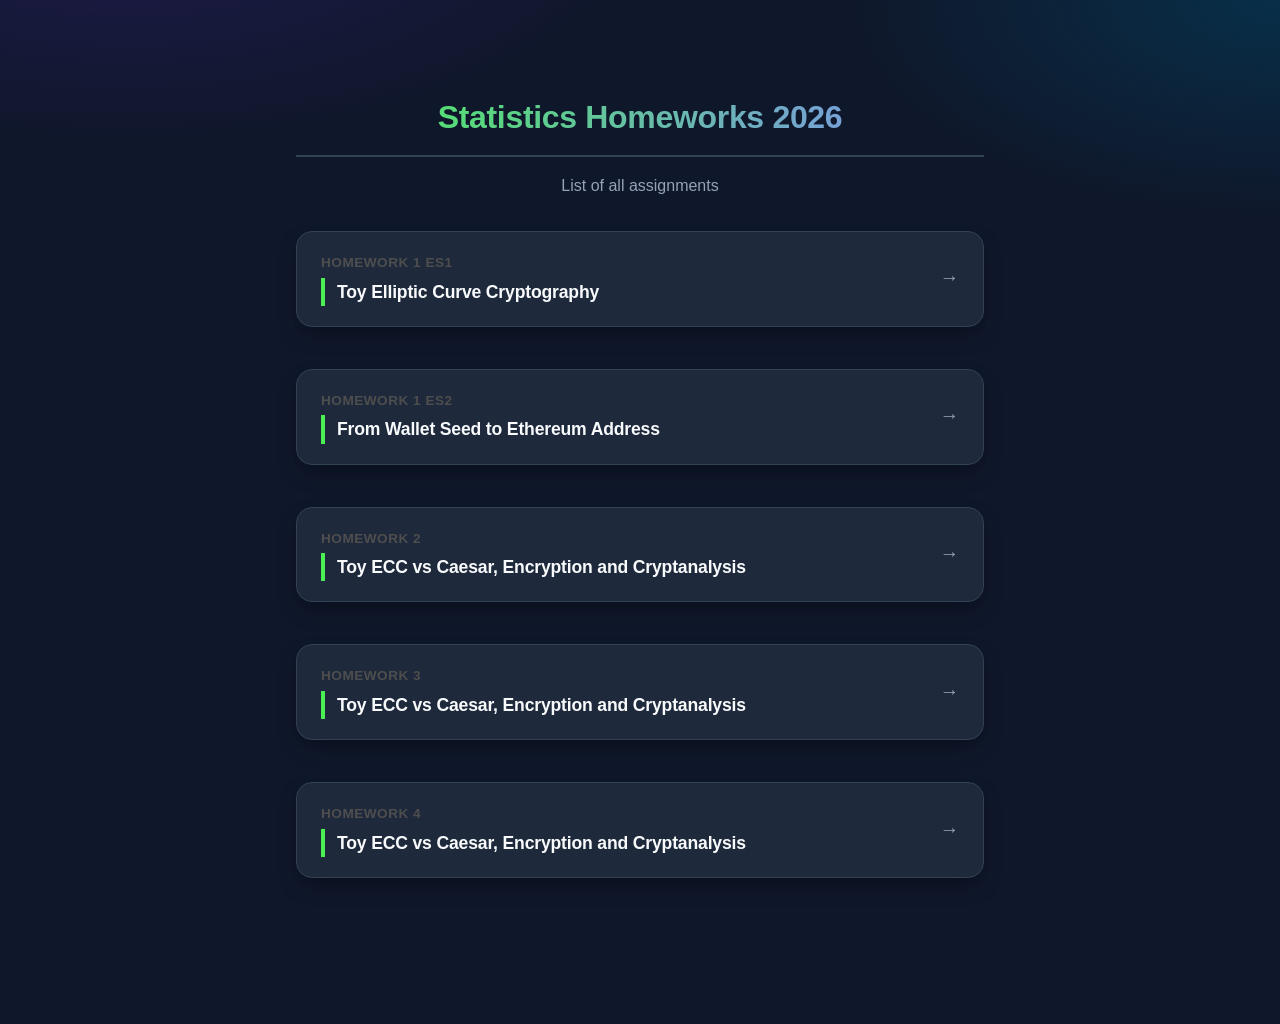
<file: index.html>
<!DOCTYPE html>
<html lang="it">

<head>
    <meta charset="UTF-8">
    <meta name="viewport" content="width=device-width, initial-scale=1">
    <title>Statistics Homeworks 2026</title>
    <link rel="stylesheet" href="style.css">
    <style>
        .home-container {
            max-width: 720px;
            margin: 60px auto;
            padding: 0 16px;
        }

        .header-section {
            text-align: center;
            margin-bottom: 32px;
        }

        .header-section h1 {
            margin-bottom: 8px;
            font-size: 2rem;
        }

        .hw-list {
            display: flex;
            flex-direction: column;
            gap: 16px;
        }

        .hw-card {
            display: flex;
            align-items: center;
            justify-content: space-between;
            padding: 20px 24px;
            text-decoration: none;
            color: inherit;
            transition: transform 0.15s ease, border-color 0.15s ease, box-shadow 0.15s ease;
        }

        .hw-card:hover {
            transform: translateY(-2px);
            border-color: var(--accent, #3b82f6);
        }

        .hw-info {
            text-align: left;
        }

        .hw-number {
            font-size: 0.85rem;
            font-weight: 600;
            text-transform: uppercase;
            letter-spacing: 0.5px;
            color: var(--accent, #3b82f6);
            margin-bottom: 4px;
        }

        .hw-title {
            font-size: 1.1rem;
            font-weight: 600;
            margin: 0;
        }

        .hw-arrow {
            font-size: 1.2rem;
            color: var(--text-muted);
            transition: transform 0.15s ease, color 0.15s ease;
        }

        .hw-card:hover .hw-arrow {
            color: var(--accent, #3b82f6);
            transform: translateX(4px);
        }
    </style>
</head>

<body>
    <div class="home-container">

        <header class="header-section">
            <h1>Statistics Homeworks 2026</h1>
            <p style="color: var(--text-muted);">List of all assignments</p>
        </header>

        <main class="hw-list">

            <a href="hm1/" class="card hw-card">
                <div class="hw-info">
                    <div class="hw-number">Homework 1 Es1</div>
                    <h2 class="hw-title">Toy Elliptic Curve Cryptography</h2>
                </div>
                <span class="hw-arrow">→</span>
            </a>

            <a href="hm2/" class="card hw-card">
                <div class="hw-info">
                    <div class="hw-number">Homework 1 Es2</div>
                    <h2 class="hw-title">From Wallet Seed to Ethereum Address</h2>
                </div>
                <span class="hw-arrow">→</span>
            </a>

            <a href="hm3/" class="card hw-card">
                <div class="hw-info">
                    <div class="hw-number">Homework 2</div>
                    <h2 class="hw-title">Toy ECC vs Caesar, Encryption and Cryptanalysis</h2>
                </div>
                <span class="hw-arrow">→</span>
            </a>
            <a href="hm4/" class="card hw-card">
                <div class="hw-info">
                    <div class="hw-number">Homework 3</div>
                    <h2 class="hw-title">Toy ECC vs Caesar, Encryption and Cryptanalysis</h2>
                </div>
                <span class="hw-arrow">→</span>
            </a>
            <a href="hm5/" class="card hw-card">
                <div class="hw-info">
                    <div class="hw-number">Homework 4</div>
                    <h2 class="hw-title">Toy ECC vs Caesar, Encryption and Cryptanalysis</h2>
                </div>
                <span class="hw-arrow">→</span>
            </a>

        </main>

    </div>
</body>

</html>
</file>
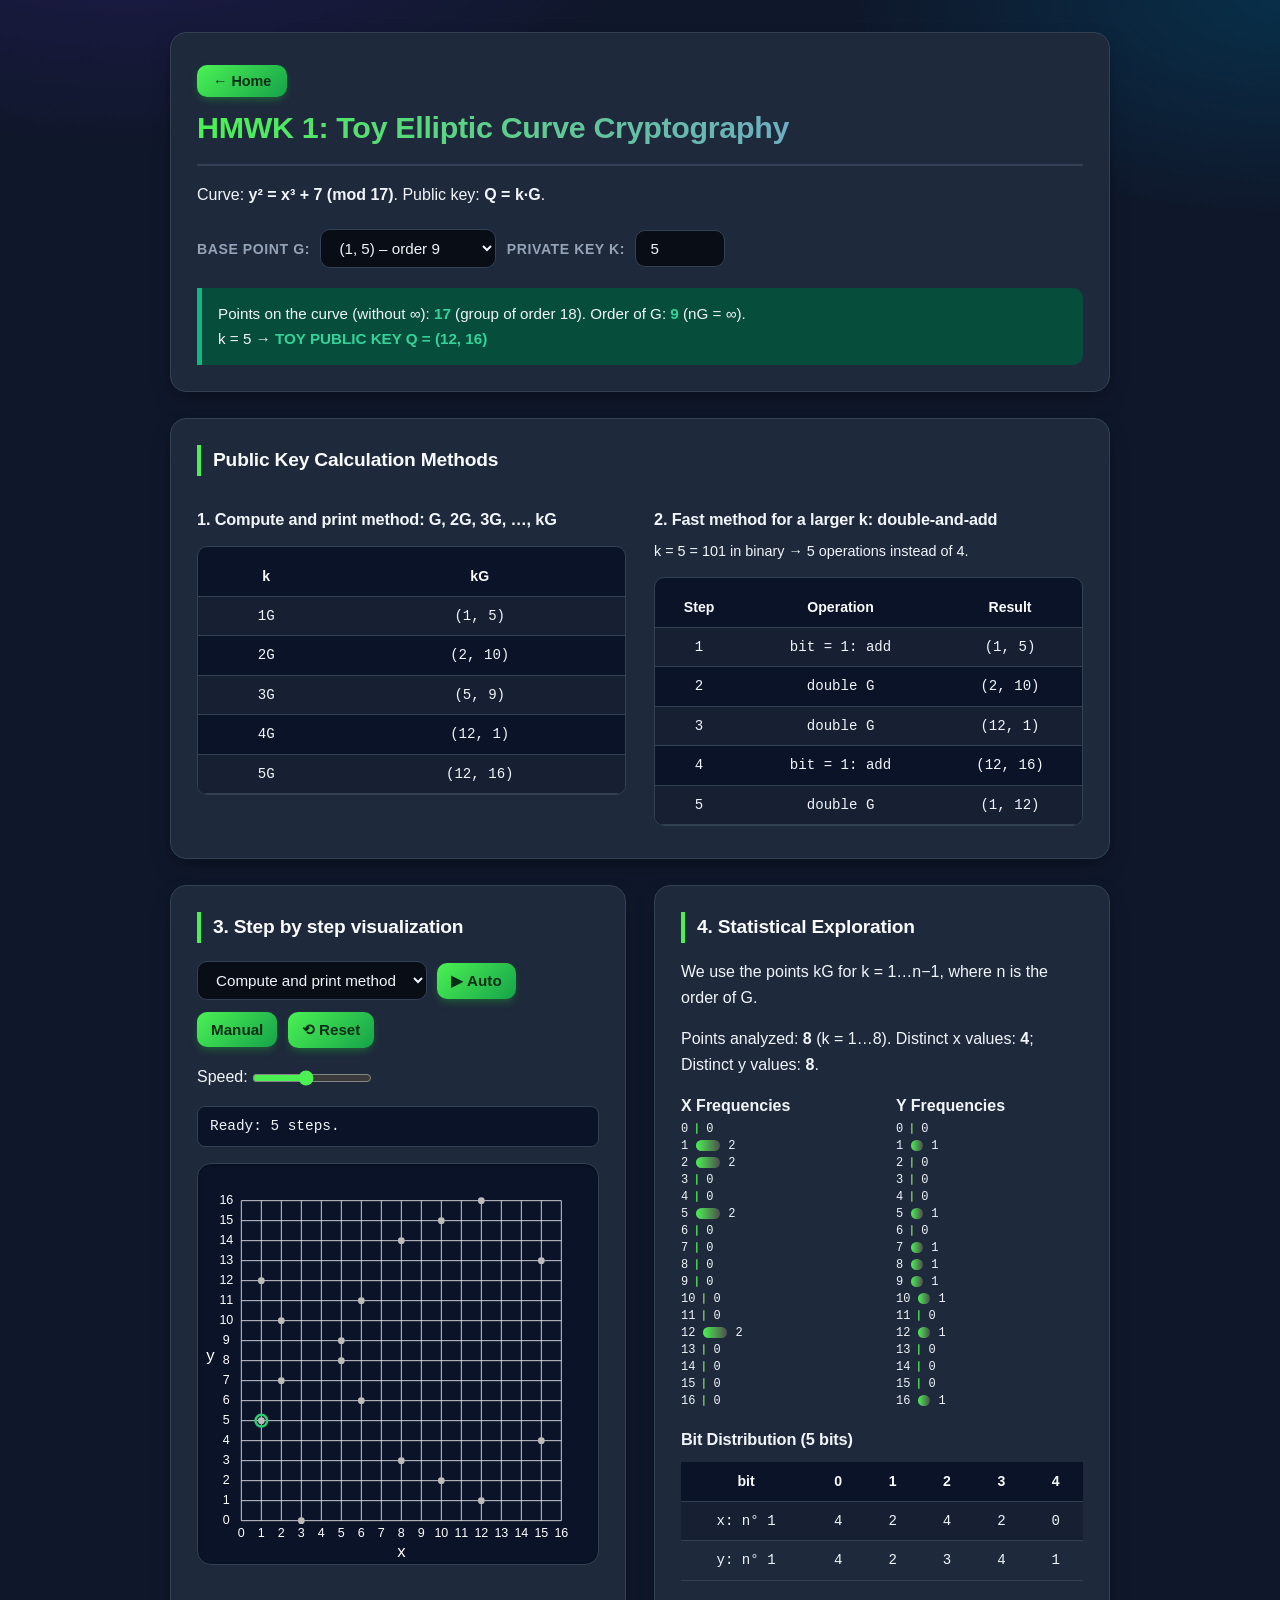
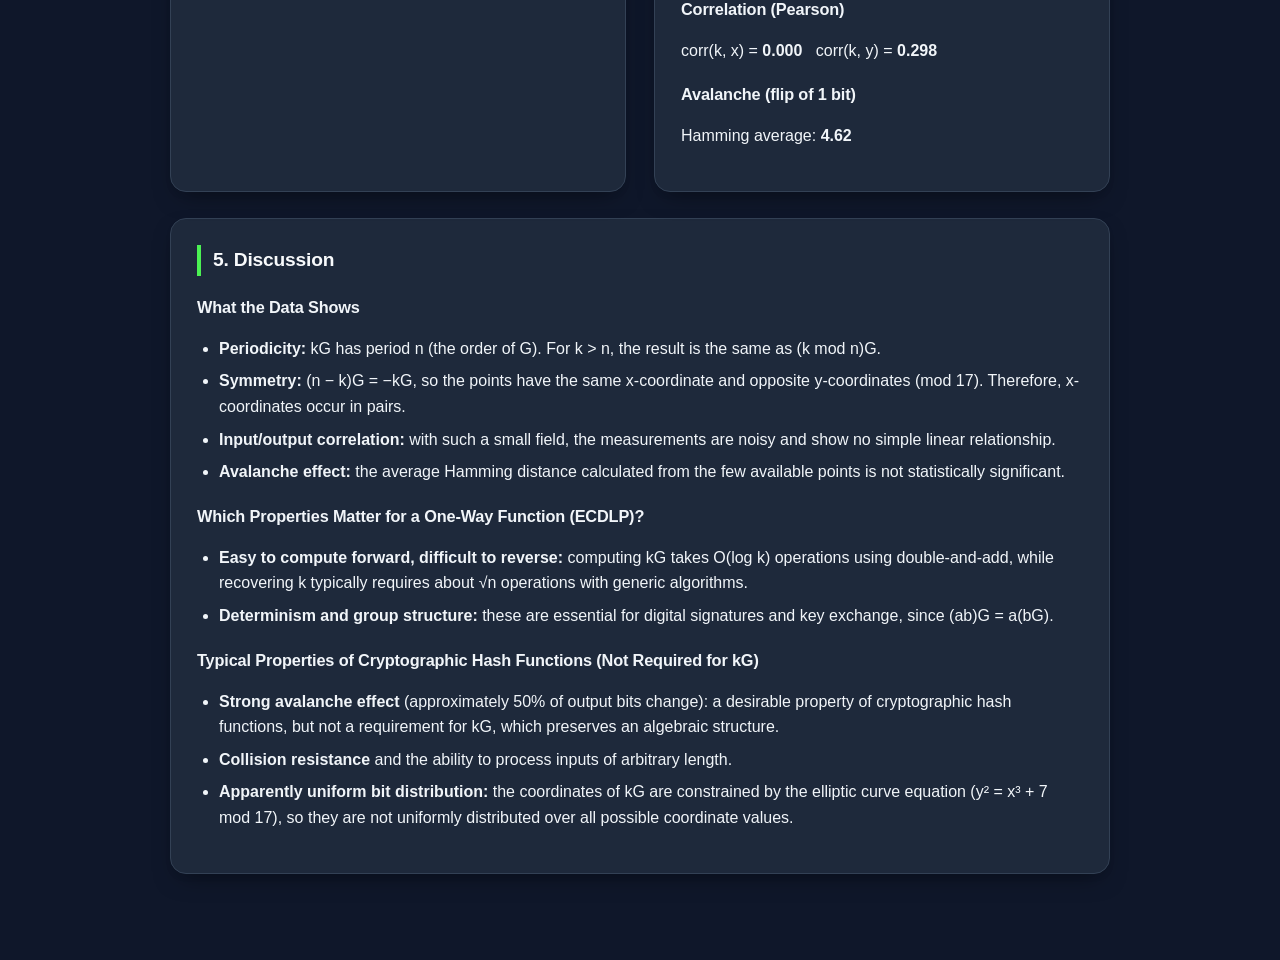
<file: hm1/index.html>
<!DOCTYPE html>
<html lang="it">

<head>
    <meta charset="UTF-8">
    <meta name="viewport" content="width=device-width, initial-scale=1">
    <title>ECC Toy</title>
    <link rel="stylesheet" href="../style.css">
</head>

<body>

    <div class="card">
        <div>
            <a href="../index.html" style="text-decoration: none;">
                <button style="padding: 8px 16px; font-size: 0.9rem;">← Home</button>
            </a>
        </div>
        <h1>HMWK 1: Toy Elliptic Curve Cryptography</h1>
        <p>Curve: <b>y² = x³ + 7 (mod 17)</b>. Public key: <b>Q = k·G</b>.</p>
        <label>Base point G:</label> <select id="gSel" onchange="update()"></select>
        <label>Private key k:</label> <input type="number" id="k" value="5" min="1" step="1" style="width:90px"
            oninput="update()">
        <div class="out" id="info"></div>

    </div>

    <div class="card">
        <h2>Public Key Calculation Methods</h2>
        <div class="cols">
            <div>
                <h3>1. Compute and print method: G, 2G, 3G, …, kG</h3>
                <p style="margin-top: 0; font-size: 0.9rem;"></p>
                <div class="scroll" style="display: block; margin-right: 0;">
                    <table id="linT"></table>
                </div>
            </div>
            <div>
                <h3>2. Fast method for a larger k: double-and-add</h3>
                <p id="binInfo" style="margin-top: 0; font-size: 0.9rem;"></p>
                <div class="scroll" style="display: block; margin-right: 0;">
                    <table id="dbT"></table>
                </div>
            </div>
        </div>
    </div>

    <div class="cols">
        <div class="card" style="flex: 1; min-width: 320px;">
            <h2>3. Step by step visualization</h2>
            <div style="margin-bottom: 10px;">
                <select id="mode" onchange="buildFrames()">
                    <option value="lin">Compute and print method</option>
                    <option value="dbl">Fast method for a larger k</option>
                </select>
                <button onclick="play()">▶ Auto</button>
                <button onclick="step()">Manual</button>
                <button onclick="resetAnim()">⟲ Reset</button>
            </div>
            <div style="margin-bottom: 10px;">
                Speed: <input type="range" id="speed" min="200" max="2000" value="1000"
                    style="width:120px; vertical-align: middle;">
            </div>
            <p id="frameDesc" style="font-family:monospace; min-height:1.4em; font-size: 0.9rem;"></p>
            <div style="text-align: center;">
                <svg id="plot" width="480" height="480" viewBox="0 0 480 480"
                    style="width: 100%; max-width: 420px; height: auto;"></svg>
            </div>
        </div>

        <div class="card" style="flex: 1; min-width: 320px;">
            <h2>4. Statistical Exploration</h2>
            <p>We use the points kG for k = 1…n−1, where n is the order of G.</p>
            <div id="stats"></div>
        </div>
    </div>

    <div class="card">
        <h2>5. Discussion</h2>
        <div id="discussion">
            <h3>What the Data Shows</h3>
            <ul>
                <li><b>Periodicity:</b> kG has period n (the order of G). For k > n, the result is the same as (k mod
                    n)G.</li>
                <li><b>Symmetry:</b> (n − k)G = −kG, so the points have the same x-coordinate and opposite y-coordinates
                    (mod 17). Therefore, x-coordinates occur in pairs.</li>
                <li><b>Input/output correlation:</b> with such a small field, the measurements are noisy and show no
                    simple linear relationship.</li>
                <li><b>Avalanche effect:</b> the average Hamming distance calculated from the few available points is
                    not statistically significant.</li>
            </ul>

            <h3>Which Properties Matter for a One-Way Function (ECDLP)?</h3>
            <ul>
                <li><b>Easy to compute forward, difficult to reverse:</b> computing kG takes O(log k) operations using
                    double-and-add, while recovering k typically requires about √n operations with generic algorithms.
                </li>
                <li><b>Determinism and group structure:</b> these are essential for digital signatures and key exchange,
                    since (ab)G = a(bG).</li>
            </ul>

            <h3>Typical Properties of Cryptographic Hash Functions (Not Required for kG)</h3>
            <ul>
                <li><b>Strong avalanche effect</b> (approximately 50% of output bits change): a desirable property of
                    cryptographic hash functions, but not a requirement for kG, which preserves an algebraic structure.
                </li>
                <li><b>Collision resistance</b> and the ability to process inputs of arbitrary length.</li>
                <li><b>Apparently uniform bit distribution:</b> the coordinates of kG are constrained by the elliptic
                    curve equation (y² = x³ + 7 mod 17), so they are not uniformly distributed over all possible
                    coordinate values.</li>
            </ul>
        </div>
    </div>

    <script>
        const P = 17, B = 7;
        const mod = (n, m = P) => ((n % m) + m) % m;
        function inv(a) { a = mod(a); if (a === 0) throw new Error("inverso di 0"); for (let x = 1; x < P; x++) if (a * x % P === 1) return x; }
        const neg = Q => Q ? { x: Q.x, y: mod(-Q.y) } : null;
        const eq = (A, C) => (!A && !C) || (A && C && A.x === C.x && A.y === C.y);

        function add(A, C) {
            if (!A) return C; if (!C) return A;
            if (A.x === C.x && mod(A.y + C.y) === 0) return null;
            const l = eq(A, C) ? mod(3 * A.x * A.x * inv(2 * A.y)) : mod((C.y - A.y) * inv(C.x - A.x));
            const rx = mod(l * l - A.x - C.x);
            return { x: rx, y: mod(l * (A.x - rx) - A.y) };
        }

        const fmt = Q => Q ? `(${Q.x}, ${Q.y})` : "∞ (infinity)";
        const curve = [];
        for (let x = 0; x < P; x++) {
            for (let y = 0; y < P; y++) {
                if (mod(y * y) === mod(x * x * x + B)) curve.push({ x, y });
            }
        }

        function order(G) { let R = G, n = 1; while (R) { R = add(R, G); n++; } return n; }

        function mulFast(k, G) {
            let R = null;
            let A = G;
            let steps = [];
            let bits = k.toString(2);

            for (const bit of bits.split("").reverse()) {
                if (bit === "1") {
                    const next = add(R, A);
                    steps.push({
                        desc: `bit = 1: add`,
                        A: R,
                        B: A,
                        R: next
                    });
                    R = next;
                }

                A = add(A, A);
                steps.push({
                    desc: `double G`,
                    A: A,
                    B: A,
                    R: A
                });
            }

            return { Q: R, steps, bits };
        }

        function getG() { return curve[+document.getElementById('gSel').value]; }
        function getK() { const v = parseInt(document.getElementById('k').value); return Number.isInteger(v) && v >= 1 ? v : null; }

        const sel = document.getElementById('gSel');
        curve.forEach((pt, i) => { const o = document.createElement('option'); o.value = i; o.textContent = `(${pt.x}, ${pt.y}) – order ${order(pt)}`; sel.appendChild(o); });
        sel.value = curve.findIndex(c => c.x === 1 && c.y === 5);

        function update() {
            const G = getG(), k = getK(), n = order(G), info = document.getElementById('info');
            if (k === null) { info.innerHTML = "Enter an integer k ≥ 1."; return; }
            const fast = mulFast(k, G);
            info.innerHTML = `Points on the curve (without ∞): <b>${curve.length}</b> (group of order ${curve.length + 1}). Order of G: <b>${n}</b> (nG = ∞).<br>` +
                `k = ${k}${k >= n ? ` (equivale a k mod n = ${k % n})` : ""} → <b>TOY PUBLIC KEY Q = ${fmt(fast.Q)}</b>`;

            const maxL = Math.min(k, 60); let R = null, h = "<tr><th>k</th><th>kG</th></tr>";
            for (let i = 1; i <= maxL; i++) { R = add(R, G); h += `<tr><td>${i}G</td><td>${fmt(R)}</td></tr>`; }
            if (k > maxL) h += `<tr><td colspan=2>… (troncato a ${maxL} passi)</td></tr>`;
            document.getElementById('linT').innerHTML = h;

            document.getElementById('binInfo').innerHTML = `k = ${k} = ${fast.bits} in binary → ${fast.steps.length} operations instead of ${k - 1}.`;
            document.getElementById('dbT').innerHTML = "<tr><th>Step</th><th>Operation</th><th>Result</th></tr>" +
                fast.steps.map((s, i) => `<tr><td>${i + 1}</td><td>${s.desc}</td><td>${fmt(s.R)}</td></tr>`).join("");
            buildFrames(); drawStats();
        }

        const SZ = 24, OFF = 40, svg = document.getElementById('plot');
        const X = x => OFF + x * SZ + SZ / 2;
        const Y = y => 480 - OFF - y * SZ - SZ / 2;

        function basePlot() {
            let s = "";
            for (let i = 0; i < P; i++) {
                s += `<line x1="${X(i)}" y1="${Y(0)}" x2="${X(i)}" y2="${Y(P - 1)}" stroke="#eee"/>` +
                    `<line x1="${X(0)}" y1="${Y(i)}" x2="${X(P - 1)}" y2="${Y(i)}" stroke="#eee"/>`;
                s += `<text x="${X(i)}" y="${Y(0) + 20}" font-size="15" fill="#ffff" text-anchor="middle">${i}</text>` +
                    `<text x="${X(0) - 18}" y="${Y(i) + 4}" font-size="15" fill="#ffff" text-anchor="middle">${i}</text>`;
            }
            s += `<text x="${X(8)}" y="472" font-size="20" fill="#ffff" text-anchor="middle">x</text><text x="10" y="${Y(8)}" font-size="20" fill="#ffff">y</text>`;
            curve.forEach(c => s += `<circle cx="${X(c.x)}" cy="${Y(c.y)}" r="4" fill="#bbb"/>`);
            const G = getG();
            s += `<circle cx="${X(G.x)}" cy="${Y(G.y)}" r="7" fill="none" stroke="#2ecc71" stroke-width="3"/>`;
            s += `<g id="dyn"></g>`;
            svg.innerHTML = s;
        }

        let frames = [], fi = 0, timer = null;

        function buildFrames() {
            stop(); const G = getG(), k = getK(); fi = 0; basePlot();
            if (k === null) { frames = []; return; }
            if (document.getElementById('mode').value === "lin") {
                frames = []; let R = null; const m = Math.min(k, 60);
                for (let i = 1; i <= m; i++) {
                    const N = add(R, G);
                    frames.push({ desc: `${i}G = ${R ? `${i - 1}G + G` : "G"} = ${fmt(N)}`, A: R, B: i > 1 ? G : null, R: N });
                    R = N;
                }
            } else {
                frames = mulFast(k, G).steps.map(s => ({ ...s, desc: s.desc + " → " + fmt(s.R) }));
            }
            document.getElementById('frameDesc').textContent = `Ready: ${frames.length} steps.`;
        }

        function showFrame() {
            const f = frames[fi], dyn = document.getElementById('dyn'); if (!f) return;
            let s = "";
            for (let i = 0; i < fi; i++) { const r = frames[i].R; if (r) s += `<circle cx="${X(r.x)}" cy="${Y(r.y)}" r="6" fill="#f5b7b1" opacity=".7"/>`; }
            if (f.A && f.B && !eq(f.A, f.B)) {
                s += `<line x1="${X(f.A.x)}" y1="${Y(f.A.y)}" x2="${X(f.B.x)}" y2="${Y(f.B.y)}" stroke="#3498db" stroke-width="2"/>`;
            }
            [f.A, f.B].forEach(q => { if (q) s += `<circle cx="${X(q.x)}" cy="${Y(q.y)}" r="7" fill="#3498db"/>`; });
            if (f.R) {
                if (f.A) { const m = neg(f.R); s += `<line x1="${X(f.R.x)}" y1="${Y(f.R.y)}" x2="${X(m.x)}" y2="${Y(m.y)}" stroke="#e74c3c" stroke-dasharray="4"/><circle cx="${X(m.x)}" cy="${Y(m.y)}" r="4" fill="none" stroke="#e74c3c"/>`; }
                s += `<circle cx="${X(f.R.x)}" cy="${Y(f.R.y)}" r="8" fill="#e74c3c"/>`;
            } else {
                s += `<text x="240" y="30" text-anchor="middle" fill="#ffff">Result: point at infinity</text>`;
            }
            dyn.innerHTML = s;
            document.getElementById('frameDesc').textContent = `Step ${fi + 1}/${frames.length}: ${f.desc}`;
        }

        function step() { if (fi < frames.length) { showFrame(); fi++; } else stop(); }
        function play() { stop(); if (fi >= frames.length) resetAnim(); (function loop() { step(); if (fi < frames.length) timer = setTimeout(loop, +document.getElementById('speed').value); else timer = null; })(); }
        function stop() { if (timer) { clearTimeout(timer); timer = null; } }
        function resetAnim() { stop(); fi = 0; basePlot(); document.getElementById('frameDesc').textContent = "Reset."; }

        const popcount = v => v.toString(2).split("").filter(c => c === "1").length;
        const pearson = (a, b) => {
            const n = a.length, ma = a.reduce((s, v) => s + v, 0) / n, mb = b.reduce((s, v) => s + v, 0) / n;
            let c = 0, va = 0, vb = 0; for (let i = 0; i < n; i++) { c += (a[i] - ma) * (b[i] - mb); va += (a[i] - ma) ** 2; vb += (b[i] - mb) ** 2; }
            return va && vb ? c / Math.sqrt(va * vb) : NaN;
        };

        function histo(vals, label) {
            const c = Array(P).fill(0); vals.forEach(v => c[v]++);
            return `<div style="flex: 1; min-width: 180px;"><b>${label}</b>` + c.map((n, v) => `<div class="bar">${String(v).padStart(2)} <span style="width:${n * 12}px"></span> ${n}</div>`).join("") + `</div>`;
        }

        function drawStats() {
            const G = getG(), n = order(G), pts = [];
            for (let k = 1; k < n; k++) pts.push(fastPoint(k, G));
            const ks = pts.map((_, i) => i + 1), xs = pts.map(p => p.x), ys = pts.map(p => p.y);
            const bitsOf = (vals) => [0, 1, 2, 3, 4].map(b => vals.filter(v => (v >> b) & 1).length);
            const bx = bitsOf(xs), by = bitsOf(ys);

            const kb = Math.max(1, (n - 1).toString(2).length); let tot = 0, cnt = 0;
            for (let k = 1; k < n; k++) {
                for (let b = 0; b < kb; b++) {
                    const k2 = k ^ (1 << b); if (k2 % n === 0) continue;
                    const A = fastPoint(k, G), C = fastPoint(k2 % n, G);
                    tot += popcount(A.x ^ C.x) + popcount(A.y ^ C.y); cnt++;
                }
            }
            const avg = cnt ? tot / cnt : NaN;
            const xd = new Set(xs).size;

            let html = `<p>Points analyzed: <b>${pts.length}</b> (k = 1…${n - 1}). Distinct x values: <b>${xd}</b>; Distinct y values: <b>${new Set(ys).size}</b>.</p>
                <div class="cols">
                    ${histo(xs, "X Frequencies")}
                    ${histo(ys, "Y Frequencies")}
                </div>
                <h3 style="margin-top:15px;">Bit Distribution (5 bits)</h3>
                <table>
                    <tr><th>bit</th><th>0</th><th>1</th><th>2</th><th>3</th><th>4</th></tr>
                    <tr><td>x: n° 1</td><td>${bx[0]}</td><td>${bx[1]}</td><td>${bx[2]}</td><td>${bx[3]}</td><td>${bx[4]}</td></tr>
                    <tr><td>y: n° 1</td><td>${by[0]}</td><td>${by[1]}</td><td>${by[2]}</td><td>${by[3]}</td><td>${by[4]}</td></tr>
                </table>
                <h3 style="margin-top:15px;">Correlation (Pearson)</h3>
                <p>corr(k, x) = <b>${pearson(ks, xs).toFixed(3)}</b> &nbsp; corr(k, y) = <b>${pearson(ks, ys).toFixed(3)}</b></p>
                <h3>Avalanche (flip of 1 bit)</h3>
                <p>Hamming average: <b>${avg.toFixed(2)}</b></p>`;

            document.getElementById('stats').innerHTML = html;
        }

        function fastPoint(k, G) { return mulFast(k, G).Q; }

        update();
    </script>
</body>

</html>
</file>
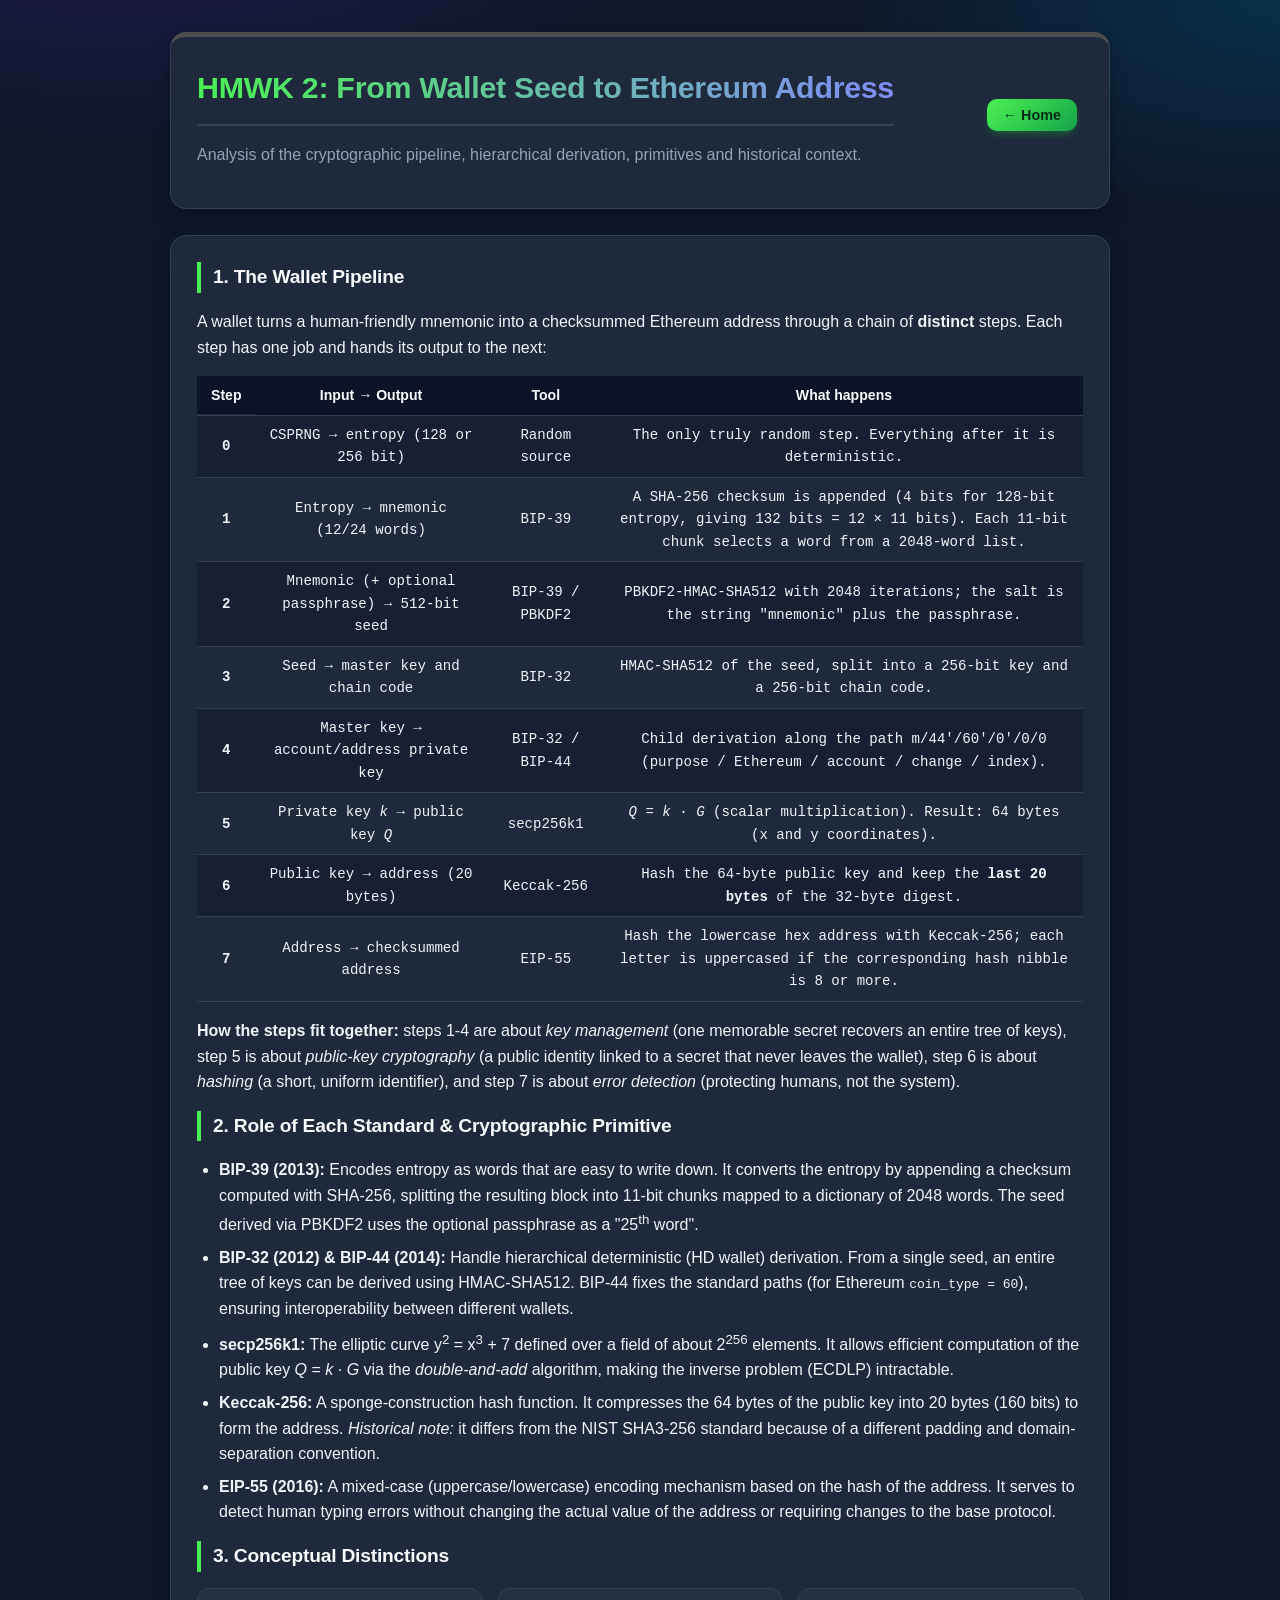
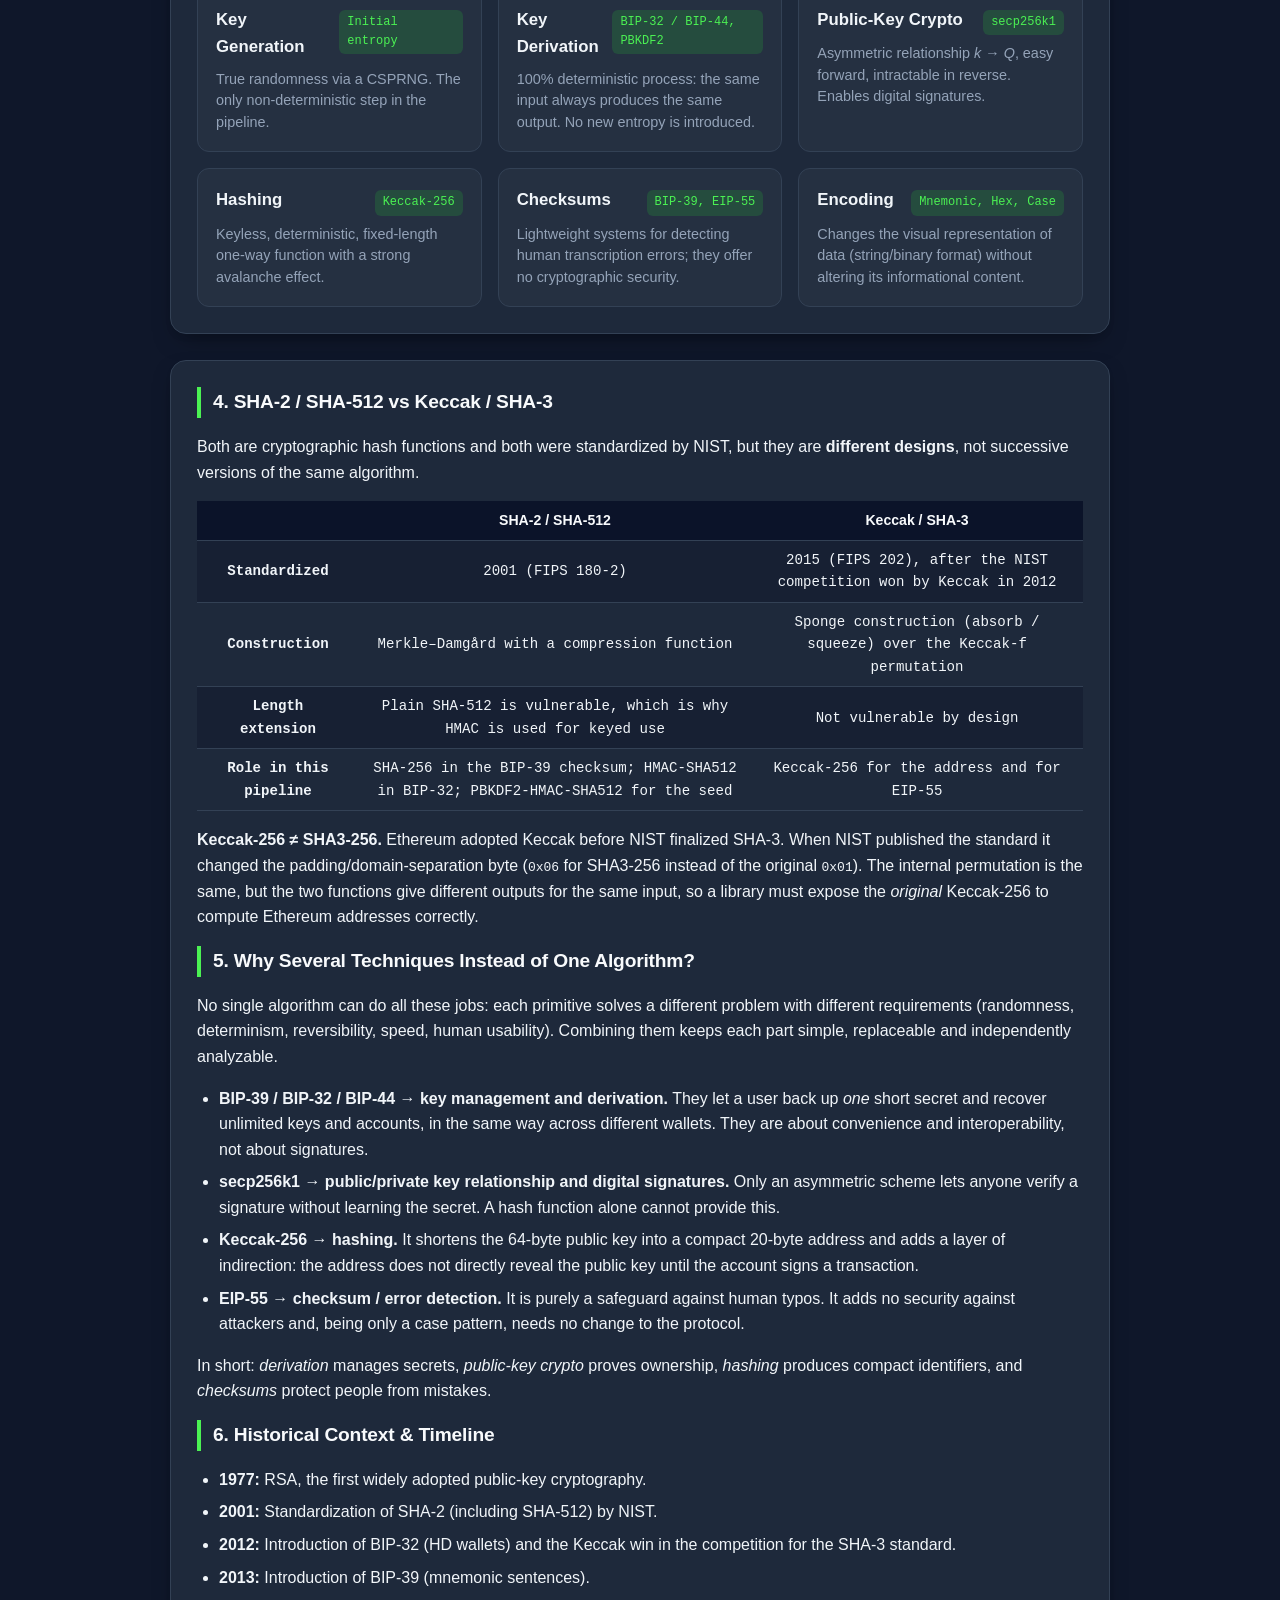
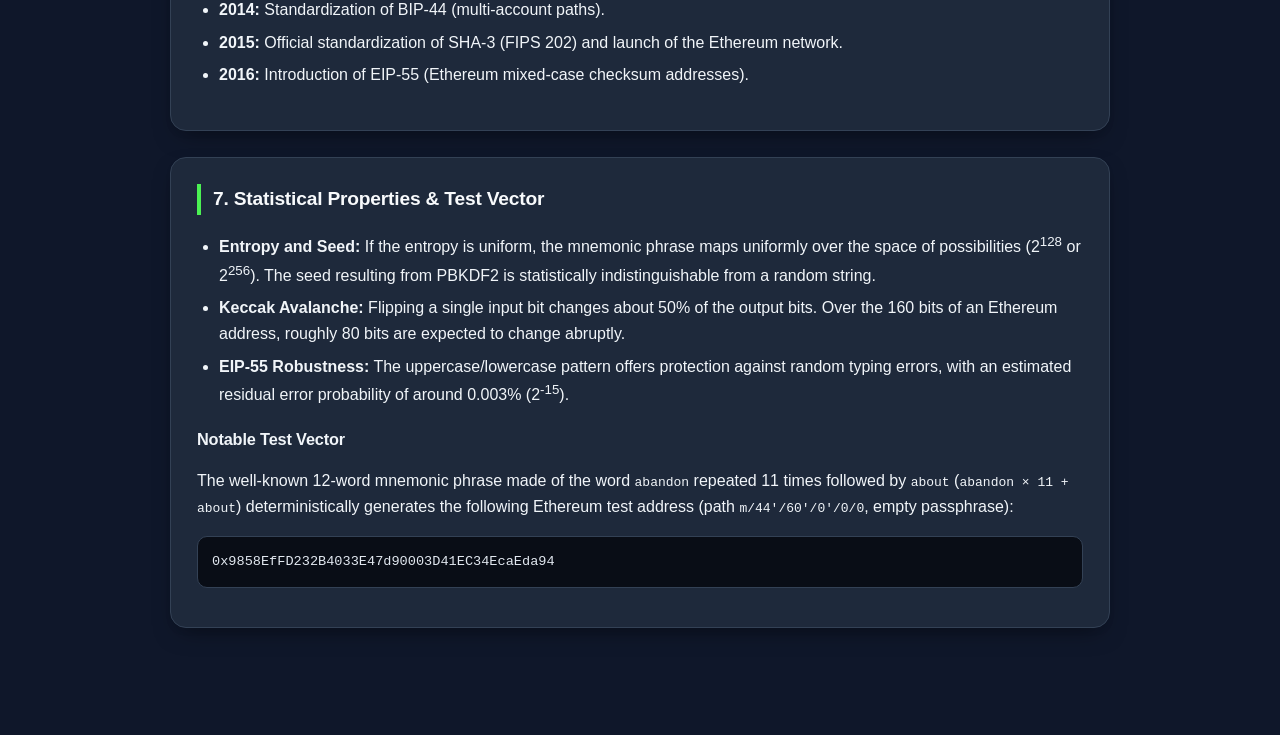
<file: hm2/index.html>
<!DOCTYPE html>
<html lang="en">

<head>
    <meta charset="UTF-8">
    <meta name="viewport" content="width=device-width, initial-scale=1">
    <title>HMWK 1 Es2: Ethereum Wallet Pipeline</title>
    <link rel="stylesheet" href="../style.css">
</head>

<body>
    <div class="card" style="border-top: 5px solid var(--accent);">
        <div
            style="display: flex; justify-content: space-between; align-items: center; flex-wrap: wrap; gap: 10px; margin-bottom: 15px;">
            <div>
                <h1>HMWK 2: From Wallet Seed to Ethereum Address</h1>
                <p style="color: var(--text-muted); margin: 0;">Analysis of the cryptographic pipeline, hierarchical
                    derivation, primitives and historical context.</p>
            </div>
            <div>
                <a href="../index.html" style="text-decoration: none;">
                    <button style="padding: 8px 16px; font-size: 0.9rem;">← Home</button>
                </a>
            </div>
        </div>
    </div>
    <div class="card">
        <h2>1. The Wallet Pipeline</h2>
        <p>A wallet turns a human-friendly mnemonic into a checksummed Ethereum address through a chain of
            <b>distinct</b> steps. Each step has one job and hands its output to the next:
        </p>
        <table>
            <tr>
                <th>Step</th>
                <th>Input → Output</th>
                <th>Tool</th>
                <th>What happens</th>
            </tr>
            <tr>
                <td><b>0</b></td>
                <td>CSPRNG → entropy (128 or 256 bit)</td>
                <td>Random source</td>
                <td>The only truly random step. Everything after it is deterministic.</td>
            </tr>
            <tr>
                <td><b>1</b></td>
                <td>Entropy → mnemonic (12/24 words)</td>
                <td>BIP-39</td>
                <td>A SHA-256 checksum is appended (4 bits for 128-bit entropy, giving 132 bits = 12 &times; 11 bits).
                    Each 11-bit chunk selects a word from a 2048-word list.</td>
            </tr>
            <tr>
                <td><b>2</b></td>
                <td>Mnemonic (+ optional passphrase) → 512-bit seed</td>
                <td>BIP-39 / PBKDF2</td>
                <td>PBKDF2-HMAC-SHA512 with 2048 iterations; the salt is the string "mnemonic" plus the passphrase.</td>
            </tr>
            <tr>
                <td><b>3</b></td>
                <td>Seed → master key and chain code</td>
                <td>BIP-32</td>
                <td>HMAC-SHA512 of the seed, split into a 256-bit key and a 256-bit chain code.</td>
            </tr>
            <tr>
                <td><b>4</b></td>
                <td>Master key → account/address private key</td>
                <td>BIP-32 / BIP-44</td>
                <td>Child derivation along the path <code>m/44'/60'/0'/0/0</code> (purpose / Ethereum / account /
                    change / index).</td>
            </tr>
            <tr>
                <td><b>5</b></td>
                <td>Private key <i>k</i> → public key <i>Q</i></td>
                <td>secp256k1</td>
                <td><i>Q</i> = <i>k</i> &middot; <i>G</i> (scalar multiplication). Result: 64 bytes (x and y
                    coordinates).</td>
            </tr>
            <tr>
                <td><b>6</b></td>
                <td>Public key → address (20 bytes)</td>
                <td>Keccak-256</td>
                <td>Hash the 64-byte public key and keep the <b>last 20 bytes</b> of the 32-byte digest.</td>
            </tr>
            <tr>
                <td><b>7</b></td>
                <td>Address → checksummed address</td>
                <td>EIP-55</td>
                <td>Hash the lowercase hex address with Keccak-256; each letter is uppercased if the corresponding
                    hash nibble is 8 or more.</td>
            </tr>
        </table>

        <p><b>How the steps fit together:</b> steps 1-4 are about <i>key management</i> (one memorable secret
            recovers an entire tree of keys), step 5 is about <i>public-key cryptography</i> (a public identity
            linked to a secret that never leaves the wallet), step 6 is about <i>hashing</i> (a short, uniform
            identifier), and step 7 is about <i>error detection</i> (protecting humans, not the system).</p>
        <h2>2. Role of Each Standard & Cryptographic Primitive</h2>
        <ul>
            <li><b>BIP-39 (2013):</b> Encodes entropy as words that are easy to write down. It converts the entropy by
                appending a checksum computed with SHA-256, splitting the resulting block into 11-bit chunks mapped to a
                dictionary of 2048 words. The seed derived via PBKDF2 uses the optional passphrase as a "25<sup>th</sup>
                word".
            </li>
            <li><b>BIP-32 (2012) & BIP-44 (2014):</b> Handle hierarchical deterministic (HD wallet) derivation. From a
                single seed, an entire tree of keys can be derived using HMAC-SHA512. BIP-44 fixes the standard paths
                (for Ethereum <code>coin_type = 60</code>), ensuring interoperability between different wallets.</li>
            <li><b>secp256k1:</b> The elliptic curve y<sup>2</sup> = x<sup>3</sup> + 7 defined over a field of
                about 2<sup>256</sup> elements. It
                allows efficient computation of the public key <i>Q</i> = <i>k</i> &middot; <i>G</i> via the
                <i>double-and-add</i>
                algorithm, making the inverse problem (ECDLP) intractable.
            </li>
            <li><b>Keccak-256:</b> A sponge-construction hash function. It compresses the 64 bytes of the public key
                into 20 bytes (160 bits) to form the address. <i>Historical note:</i> it differs from the NIST SHA3-256
                standard because of a different padding and domain-separation convention.</li>
            <li><b>EIP-55 (2016):</b> A mixed-case (uppercase/lowercase) encoding mechanism based on the hash of the
                address. It serves to detect human typing errors without changing the actual value of the address or
                requiring changes to the base protocol.</li>
        </ul>
        <h2>3. Conceptual Distinctions</h2>
        <div class="concept-grid">
            <div class="concept-card">
                <div class="concept-header">
                    <span class="concept-title">Key Generation</span>
                    <span class="concept-badge">Initial entropy</span>
                </div>
                <p class="concept-desc">True randomness via a CSPRNG. The only non-deterministic step in the pipeline.
                </p>
            </div>

            <div class="concept-card">
                <div class="concept-header">
                    <span class="concept-title">Key Derivation</span>
                    <span class="concept-badge">BIP-32 / BIP-44, PBKDF2</span>
                </div>
                <p class="concept-desc">100% deterministic process: the same input always produces the same output. No
                    new entropy is introduced.</p>
            </div>

            <div class="concept-card">
                <div class="concept-header">
                    <span class="concept-title">Public-Key Crypto</span>
                    <span class="concept-badge">secp256k1</span>
                </div>
                <p class="concept-desc">Asymmetric relationship <i>k</i> &rarr; <i>Q</i>, easy forward, intractable in
                    reverse. Enables digital signatures.</p>
            </div>

            <div class="concept-card">
                <div class="concept-header">
                    <span class="concept-title">Hashing</span>
                    <span class="concept-badge">Keccak-256</span>
                </div>
                <p class="concept-desc">Keyless, deterministic, fixed-length one-way function with a strong avalanche
                    effect.</p>
            </div>

            <div class="concept-card">
                <div class="concept-header">
                    <span class="concept-title">Checksums</span>
                    <span class="concept-badge">BIP-39, EIP-55</span>
                </div>
                <p class="concept-desc">Lightweight systems for detecting human transcription errors; they offer no
                    cryptographic security.</p>
            </div>

            <div class="concept-card">
                <div class="concept-header">
                    <span class="concept-title">Encoding</span>
                    <span class="concept-badge">Mnemonic, Hex, Case</span>
                </div>
                <p class="concept-desc">Changes the visual representation of data (string/binary format) without
                    altering its informational content.</p>
            </div>
        </div>
    </div>
    <div class="card">
        <h2>4. SHA-2 / SHA-512 vs Keccak / SHA-3</h2>
        <p>Both are cryptographic hash functions and both were standardized by NIST, but they are <b>different
                designs</b>, not successive versions of the same algorithm.</p>
        <table>
            <tr>
                <th></th>
                <th>SHA-2 / SHA-512</th>
                <th>Keccak / SHA-3</th>
            </tr>
            <tr>
                <td><b>Standardized</b></td>
                <td>2001 (FIPS 180-2)</td>
                <td>2015 (FIPS 202), after the NIST competition won by Keccak in 2012</td>
            </tr>
            <tr>
                <td><b>Construction</b></td>
                <td>Merkle&ndash;Damg&aring;rd with a compression function</td>
                <td>Sponge construction (absorb / squeeze) over the Keccak-f permutation</td>
            </tr>
            <tr>
                <td><b>Length extension</b></td>
                <td>Plain SHA-512 is vulnerable, which is why HMAC is used for keyed use</td>
                <td>Not vulnerable by design</td>
            </tr>
            <tr>
                <td><b>Role in this pipeline</b></td>
                <td>SHA-256 in the BIP-39 checksum; HMAC-SHA512 in BIP-32; PBKDF2-HMAC-SHA512 for the seed</td>
                <td>Keccak-256 for the address and for EIP-55</td>
            </tr>
        </table>
        <p><b>Keccak-256 &ne; SHA3-256.</b> Ethereum adopted Keccak before NIST finalized SHA-3. When NIST published
            the standard it changed the padding/domain-separation byte (<code>0x06</code> for SHA3-256 instead of the
            original <code>0x01</code>). The internal permutation is the same, but the two functions give different
            outputs for the same input, so a library must expose the <i>original</i> Keccak-256 to compute Ethereum
            addresses correctly.</p>
        <h2>5. Why Several Techniques Instead of One Algorithm?</h2>
        <p>No single algorithm can do all these jobs: each primitive solves a different problem with different
            requirements (randomness, determinism, reversibility, speed, human usability). Combining them keeps each
            part simple, replaceable and independently analyzable.</p>
        <ul>
            <li><b>BIP-39 / BIP-32 / BIP-44 &rarr; key management and derivation.</b> They let a user back up
                <i>one</i> short secret and recover unlimited keys and accounts, in the same way across different
                wallets. They are about convenience and interoperability, not about signatures.
            </li>
            <li><b>secp256k1 &rarr; public/private key relationship and digital signatures.</b> Only an asymmetric
                scheme lets anyone verify a signature without learning the secret. A hash function alone cannot
                provide this.</li>
            <li><b>Keccak-256 &rarr; hashing.</b> It shortens the 64-byte public key into a compact 20-byte address
                and adds a layer of indirection: the address does not directly reveal the public key until the
                account signs a transaction.</li>
            <li><b>EIP-55 &rarr; checksum / error detection.</b> It is purely a safeguard against human typos. It adds
                no security against attackers and, being only a case pattern, needs no change to the protocol.</li>
        </ul>
        <p>In short: <i>derivation</i> manages secrets, <i>public-key crypto</i> proves ownership, <i>hashing</i>
            produces compact identifiers, and <i>checksums</i> protect people from mistakes.</p>
        <h2>6. Historical Context & Timeline</h2>
        <ul>
            <li><b>1977:</b> RSA, the first widely adopted public-key cryptography.</li>
            <li><b>2001:</b> Standardization of SHA-2 (including SHA-512) by NIST.</li>
            <li><b>2012:</b> Introduction of BIP-32 (HD wallets) and the Keccak win in the competition for the SHA-3
                standard.</li>
            <li><b>2013:</b> Introduction of BIP-39 (mnemonic sentences).</li>
            <li><b>2014:</b> Standardization of BIP-44 (multi-account paths).</li>
            <li><b>2015:</b> Official standardization of SHA-3 (FIPS 202) and launch of the Ethereum network.</li>
            <li><b>2016:</b> Introduction of EIP-55 (Ethereum mixed-case checksum addresses).</li>
        </ul>
    </div>

    <!-- 7. STATISTICS + TEST VECTOR -->
    <div class="card">
        <h2>7. Statistical Properties & Test Vector</h2>
        <ul>
            <li><b>Entropy and Seed:</b> If the entropy is uniform, the mnemonic phrase maps uniformly over the space of
                possibilities (2<sup>128</sup> or 2<sup>256</sup>). The seed resulting from PBKDF2 is statistically
                indistinguishable from a random string.</li>
            <li><b>Keccak Avalanche:</b> Flipping a single input bit changes about 50% of the output bits. Over the 160
                bits of an Ethereum address, roughly 80 bits are expected to change abruptly.</li>
            <li><b>EIP-55 Robustness:</b> The uppercase/lowercase pattern offers protection against random typing
                errors, with an estimated residual error probability of around 0.003% (2<sup>-15</sup>).</li>
        </ul>
        <h3>Notable Test Vector</h3>
        <p>The well-known 12-word mnemonic phrase made of the word <code>abandon</code> repeated 11 times followed by
            <code>about</code> (<code>abandon × 11 + about</code>) deterministically generates the following Ethereum
            test address (path <code>m/44'/60'/0'/0/0</code>, empty passphrase):
        </p>
        <pre>0x9858EfFD232B4033E47d90003D41EC34EcaEda94</pre>
    </div>

</body>

</html>
</file>
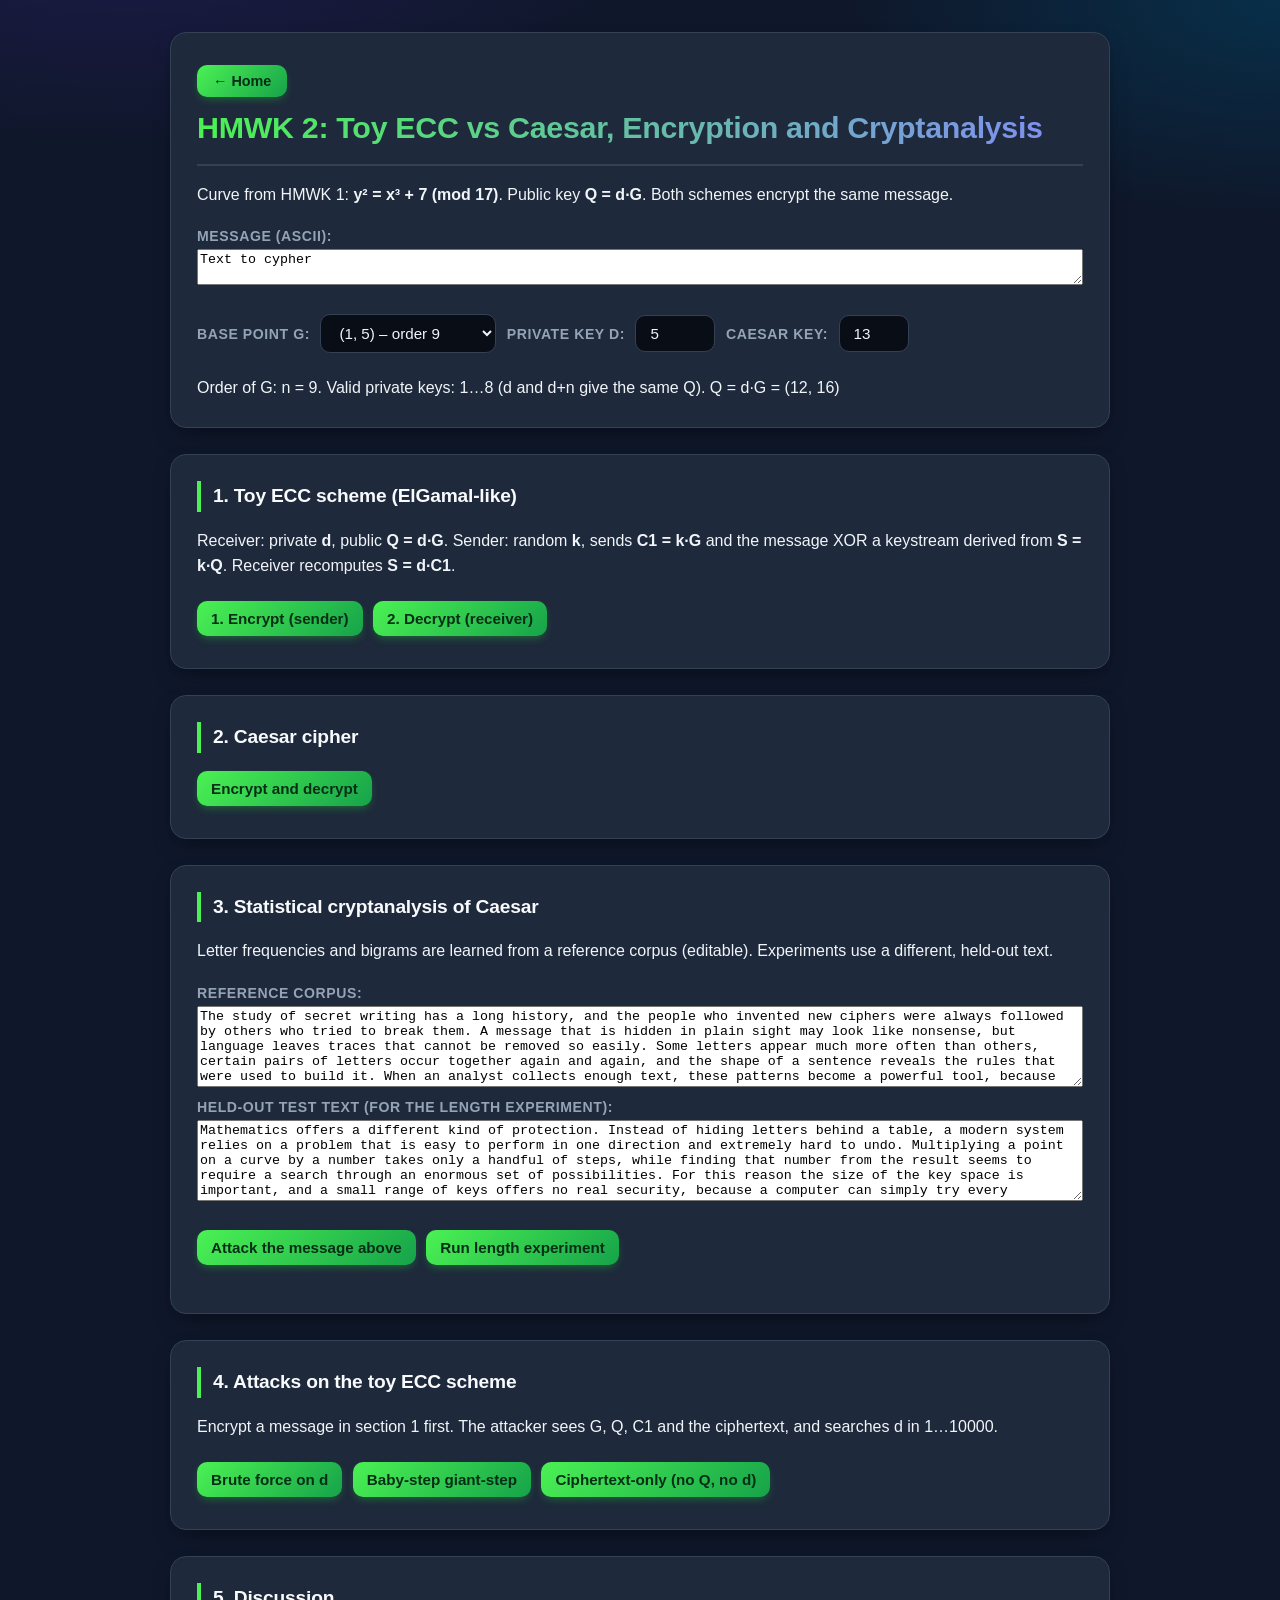
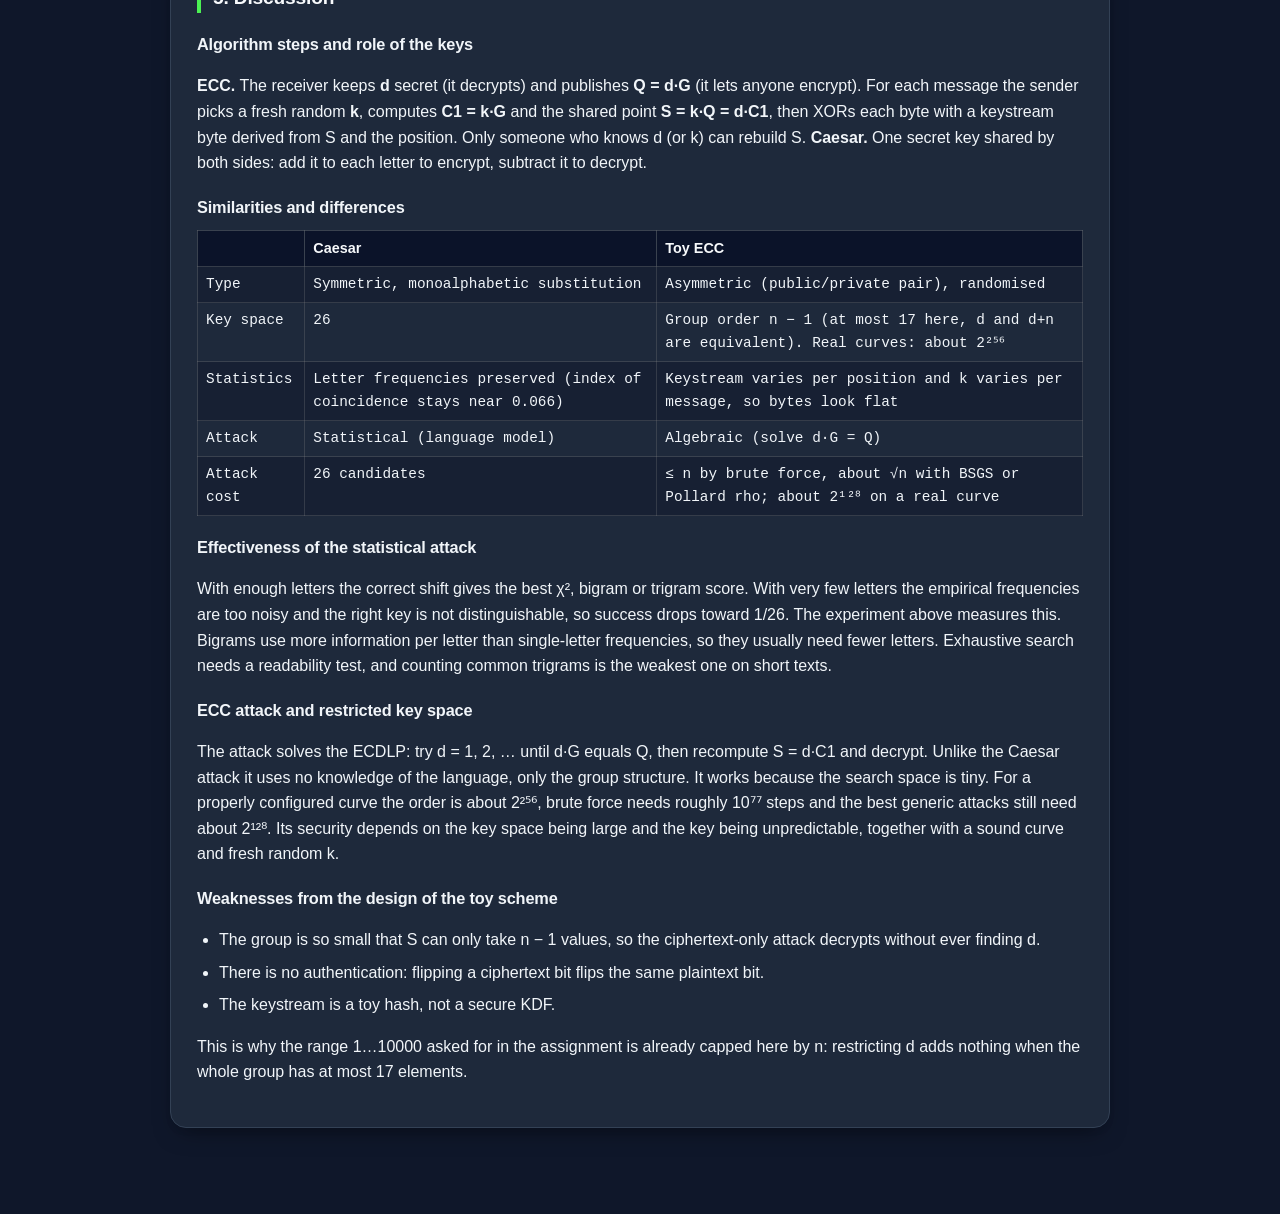
<file: hm3/index.html>
<!DOCTYPE html>
<html lang="en">

<head>
    <meta charset="UTF-8">
    <meta name="viewport" content="width=device-width, initial-scale=1">
    <title>HMWK 2: Toy ECC vs Caesar</title>
    <link rel="stylesheet" href="../style.css">
    <style>
        .res {
            display: none;
            white-space: pre-wrap;
            font-family: monospace;
            font-size: 0.85rem;
            margin-top: 10px;
            overflow-x: auto;
        }

        textarea {
            width: 100%;
            box-sizing: border-box;
        }

        .cmp {
            border-collapse: collapse;
            width: 100%;
            font-size: 0.9rem;
        }

        .cmp th,
        .cmp td {
            border: 1px solid #8884;
            padding: 6px 8px;
            text-align: left;
            vertical-align: top;
        }
    </style>
</head>

<body>

    <div class="card">
        <a href="../index.html" style="text-decoration:none"><button style="padding:8px 16px;font-size:0.9rem">←
                Home</button></a>
        <h1>HMWK 2: Toy ECC vs Caesar, Encryption and Cryptanalysis</h1>
        <p>Curve from HMWK 1: <b>y² = x³ + 7 (mod 17)</b>. Public key <b>Q = d·G</b>. Both schemes encrypt the same
            message.</p>
        <div><label for="msg">Message (ASCII):</label>
            <textarea id="msg"
                rows="2">Text to cypher</textarea>
        </div>
        <p><label>Base point G:</label> <select id="gSel" onchange="upd()"></select>
            <label>Private key d:</label> <input type="number" id="d" value="5" min="1" style="width:80px"
                oninput="upd()">
            <label>Caesar key:</label> <input type="number" id="ck" value="13" min="0" max="25" style="width:70px">
        </p>
        <div id="info"></div>
    </div>

    <div class="card">
        <h2>1. Toy ECC scheme (ElGamal-like)</h2>
        <p>Receiver: private <b>d</b>, public <b>Q = d·G</b>. Sender: random <b>k</b>, sends <b>C1 = k·G</b> and the
            message XOR a keystream derived from <b>S = k·Q</b>. Receiver recomputes <b>S = d·C1</b>.</p>
        <button onclick="eccEnc()">1. Encrypt (sender)</button>
        <button onclick="eccDec()">2. Decrypt (receiver)</button>
        <div class="res" id="ecc"></div>
    </div>

    <div class="card">
        <h2>2. Caesar cipher</h2>
        <button onclick="cEncDec()">Encrypt and decrypt</button>
        <div class="res" id="cae"></div>
    </div>

    <div class="card">
        <h2>3. Statistical cryptanalysis of Caesar</h2>
        <p>Letter frequencies and bigrams are learned from a reference corpus (editable). Experiments use a different,
            held-out text.</p>
        <label for="corpus">Reference corpus:</label>
        <textarea id="corpus"
            rows="5">The study of secret writing has a long history, and the people who invented new ciphers were always followed by others who tried to break them. A message that is hidden in plain sight may look like nonsense, but language leaves traces that cannot be removed so easily. Some letters appear much more often than others, certain pairs of letters occur together again and again, and the shape of a sentence reveals the rules that were used to build it. When an analyst collects enough text, these patterns become a powerful tool, because every simple substitution keeps the counts of the original letters and only changes their names. In the same way, a modern system must hide the structure of the message completely, otherwise a patient observer will find the key without any need to solve a hard mathematical problem.</textarea>
        <label for="test">Held-out test text (for the length experiment):</label>
        <textarea id="test"
            rows="5">Mathematics offers a different kind of protection. Instead of hiding letters behind a table, a modern system relies on a problem that is easy to perform in one direction and extremely hard to undo. Multiplying a point on a curve by a number takes only a handful of steps, while finding that number from the result seems to require a search through an enormous set of possibilities. For this reason the size of the key space is important, and a small range of keys offers no real security, because a computer can simply try every candidate in a fraction of a second. Engineers therefore choose parameters carefully, and they never forget that a good algorithm with a weak key is as fragile as a strong lock with an open door.</textarea>
        <p><button onclick="cAttack()">Attack the message above</button>
            <button onclick="cExp()">Run length experiment</button>
        </p>
        <div class="res" id="catk"></div>
        <div class="res" id="exp"></div>
    </div>

    <div class="card">
        <h2>4. Attacks on the toy ECC scheme</h2>
        <p>Encrypt a message in section 1 first. The attacker sees G, Q, C1 and the ciphertext, and searches d in
            1…10000.</p>
        <button onclick="atkBF()">Brute force on d</button>
        <button onclick="atkBS()">Baby-step giant-step</button>
        <button onclick="atkCT()">Ciphertext-only (no Q, no d)</button>
        <div class="res" id="eatk"></div>
    </div>

    <div class="card">
        <h2>5. Discussion</h2>
        <h3>Algorithm steps and role of the keys</h3>
        <p><b>ECC.</b> The receiver keeps <b>d</b> secret (it decrypts) and publishes <b>Q = d·G</b> (it lets anyone
            encrypt). For each message the sender picks a fresh random <b>k</b>, computes <b>C1 = k·G</b> and the shared
            point <b>S = k·Q = d·C1</b>, then XORs each byte with a keystream byte derived from S and the position. Only
            someone who knows d (or k) can rebuild S.
            <b>Caesar.</b> One secret key shared by both sides: add it to each letter to encrypt, subtract it to
            decrypt.
        </p>
        <h3>Similarities and differences</h3>
        <table class="cmp">
            <tr>
                <th></th>
                <th>Caesar</th>
                <th>Toy ECC</th>
            </tr>
            <tr>
                <td>Type</td>
                <td>Symmetric, monoalphabetic substitution</td>
                <td>Asymmetric (public/private pair), randomised</td>
            </tr>
            <tr>
                <td>Key space</td>
                <td>26</td>
                <td>Group order n − 1 (at most 17 here, d and d+n are equivalent). Real curves: about 2²⁵⁶</td>
            </tr>
            <tr>
                <td>Statistics</td>
                <td>Letter frequencies preserved (index of coincidence stays near 0.066)</td>
                <td>Keystream varies per position and k varies per message, so bytes look flat</td>
            </tr>
            <tr>
                <td>Attack</td>
                <td>Statistical (language model)</td>
                <td>Algebraic (solve d·G = Q)</td>
            </tr>
            <tr>
                <td>Attack cost</td>
                <td>26 candidates</td>
                <td>≤ n by brute force, about √n with BSGS or Pollard rho; about 2¹²⁸ on a real curve</td>
            </tr>
        </table>
        <h3>Effectiveness of the statistical attack</h3>
        <p>With enough letters the correct shift gives the best χ², bigram or trigram score. With very few letters the
            empirical frequencies are too noisy and the right key is not distinguishable, so success drops toward 1/26.
            The experiment above measures this. Bigrams use more information per letter than single-letter frequencies,
            so they usually need fewer letters. Exhaustive search needs a readability test, and counting common trigrams
            is the weakest one on short texts.</p>
        <h3>ECC attack and restricted key space</h3>
        <p>The attack solves the ECDLP: try d = 1, 2, … until d·G equals Q, then recompute S = d·C1 and decrypt. Unlike
            the Caesar attack it uses no knowledge of the language, only the group structure. It works because the
            search space is tiny. For a properly configured curve the order is about 2²⁵⁶, brute force needs roughly
            10⁷⁷ steps and the best generic attacks still need about 2¹²⁸. Its security depends on the key space being
            large and the key being unpredictable, together with a sound curve and fresh random k.</p>
        <h3>Weaknesses from the design of the toy scheme</h3>
        <ul>
            <li>The group is so small that S can only take n − 1 values, so the ciphertext-only attack decrypts without
                ever finding d.</li>
            <li>There is no authentication: flipping a ciphertext bit flips the same plaintext bit.</li>
            <li>The keystream is a toy hash, not a secure KDF.</li>
        </ul>
        <p>This is why the range 1…10000 asked for in the assignment is already capped here by n: restricting d adds
            nothing when the whole group has at most 17 elements.</p>
    </div>

    <script>
        const P = 17, B = 7;
        const mod = (n, m = P) => ((n % m) + m) % m;
        const $ = id => document.getElementById(id);
        function inv(a) { a = mod(a); for (let x = 1; x < P; x++) if (a * x % P === 1) return x; }
        const neg = Q => Q ? { x: Q.x, y: mod(-Q.y) } : null;
        function add(A, C) {
            if (!A) return C; if (!C) return A;
            if (A.x === C.x && mod(A.y + C.y) === 0) return null;
            const l = (A.x === C.x && A.y === C.y) ? mod(3 * A.x * A.x * inv(2 * A.y)) : mod((C.y - A.y) * inv(C.x - A.x));
            const rx = mod(l * l - A.x - C.x);
            return { x: rx, y: mod(l * (A.x - rx) - A.y) };
        }
        function mul(k, G) { let R = null, A = G; while (k > 0) { if (k % 2) R = add(R, A); A = add(A, A); k = Math.floor(k / 2); } return R; }
        function order(G) { let R = G, n = 1; while (R) { R = add(R, G); n++; } return n; }
        const fmt = Q => Q ? `(${Q.x}, ${Q.y})` : "∞";
        const key = Q => Q ? Q.x + "," + Q.y : "inf";
        const curve = [];
        for (let x = 0; x < P; x++) for (let y = 0; y < P; y++) if (mod(y * y) === mod(x * x * x + B)) curve.push({ x, y });
        const sel = $('gSel');
        curve.forEach((p, i) => { const o = document.createElement('option'); o.value = i; o.textContent = `(${p.x}, ${p.y}) – order ${order(p)}`; sel.appendChild(o); });
        sel.value = curve.findIndex(c => c.x === 1 && c.y === 5);
        const G = () => curve[+sel.value];
        function show(id, t) { const o = $(id); o.style.display = 'block'; o.textContent = t; }
        const hex = a => a.map(b => b.toString(16).padStart(2, '0')).join(' ');
        const ic = a => { const m = {}; a.forEach(v => m[v] = (m[v] || 0) + 1); const N = a.length; return N < 2 ? NaN : Object.values(m).reduce((s, n) => s + n * (n - 1), 0) / (N * (N - 1)); };

        function getD() {
            const n = order(G()), v = parseInt($('d').value);
            if (!(v >= 1)) { alert("Enter an integer d ≥ 1."); return null; }
            const d = mod(v, n);
            if (d === 0) { alert(`d is a multiple of n = ${n}: Q would be ∞. Choose another d.`); return null; }
            return { d, n };
        }
        function upd() {
            const n = order(G()), v = parseInt($('d').value), d = mod(v || 1, n);
            $('info').textContent = `Order of G: n = ${n}. Valid private keys: 1…${n - 1} (d and d+n give the same Q).` +
                (d ? ` Q = d·G = ${fmt(mul(d, G()))}` : " d is a multiple of n.");
        }
        upd();

        function ks(S, i) {
            let h = (S.x * 31 + S.y * 17 + i * 2654435761) >>> 0;
            h ^= h >>> 16; h = Math.imul(h, 0x45d9f3b) >>> 0; h ^= h >>> 16; h = Math.imul(h, 0x45d9f3b) >>> 0; h ^= h >>> 16;
            return h & 255;
        }
        let st = null;
        function dec(d) {
            const S = mul(d, st.C1); if (!S) return null;
            return { S, text: st.C2.map((c, i) => String.fromCharCode(c ^ ks(S, i))).join('') };
        }
        function eccEnc() {
            const r = getD(); if (!r) return;
            const g = G(), msg = $('msg').value, Q = mul(r.d, g);
            let k, S;
            do { k = 1 + Math.floor(Math.random() * (r.n - 1)); S = mul(k, Q); } while (!S);
            const C1 = mul(k, g);
            const C2 = [...msg].map((ch, i) => (ch.charCodeAt(0) & 255) ^ ks(S, i));
            st = { G: g, n: r.n, Q, C1, C2 };
            show('ecc', `=== ENCRYPTION (sender) ===\nPublic key Q = d·G : ${fmt(Q)}\nEphemeral k        : ${k}\nShared point S=k·Q : ${fmt(S)}\n\nSent on the channel:\nC1 = k·G : ${fmt(C1)}\nC2       : ${hex(C2)}\n\nIndex of coincidence of the ciphertext bytes: ${ic(C2).toFixed(3)} (plaintext: ${ic([...msg].map(c => c.charCodeAt(0))).toFixed(3)})`);
        }
        function eccDec() {
            if (!st) { alert("Encrypt a message first."); return; }
            const r = getD(); if (!r) return;
            const o = dec(r.d);
            show('ecc', o ? `=== DECRYPTION (receiver) ===\nS = d·C1 = ${fmt(o.S)}\nPlaintext: "${o.text}"` : "S is ∞: wrong key or inconsistent group.");
        }

        const sh = (s, k) => s.replace(/[A-Z]/g, c => String.fromCharCode(mod(c.charCodeAt(0) - 65 - k, 26) + 65));
        const clean = t => t.toUpperCase().replace(/[^A-Z]/g, '');
        const ckey = () => mod(parseInt($('ck').value) || 0, 26);
        function cEncDec() {
            const k = ckey(), pt = $('msg').value.toUpperCase(), ct = sh(pt, -k);
            const codes = s => [...clean(s)].map(c => c.charCodeAt(0));
            show('cae', `Key k = ${k}\nCiphertext: ${ct}\nDecrypted : ${sh(ct, k)}\n\nIndex of coincidence of ciphertext letters: ${ic(codes(ct)).toFixed(3)} (identical to the plaintext: ${ic(codes(pt)).toFixed(3)}, frequencies are preserved)`);
        }
        function model() {
            const t = clean($('corpus').value), f = Array(26).fill(1), bg = Array.from({ length: 26 }, () => Array(26).fill(1));
            for (let i = 0; i < t.length; i++) {
                const a = t.charCodeAt(i) - 65; f[a]++;
                if (i) bg[t.charCodeAt(i - 1) - 65][a]++;
            }
            const s = f.reduce((x, y) => x + y);
            return { f: f.map(v => v / s), bg: bg.map(r => { const z = r.reduce((x, y) => x + y); return r.map(v => Math.log(v / z)); }) };
        }
        const TRI = ['THE', 'AND', 'ING', 'ION', 'ENT', 'FOR', 'TIO', 'ERE', 'HER', 'ATE'];
        function score(d, x, m) {   
            if (x === 'chi') {
                const c = Array(26).fill(0); for (const ch of d) c[ch.charCodeAt(0) - 65]++;
                let s = 0; for (let i = 0; i < 26; i++) { const e = m.f[i] * d.length; s += (c[i] - e) ** 2 / e; } return -s;
            }
            if (x === 'bi') { let s = 0; for (let i = 1; i < d.length; i++) s += m.bg[d.charCodeAt(i - 1) - 65][d.charCodeAt(i) - 65]; return s; }
            let s = 0; for (const t of TRI) { let i = -1; while ((i = d.indexOf(t, i + 1)) >= 0) s++; } return s;
        }
        function best(c, x, m) {
            let bk = 0, bs = -Infinity;
            for (let k = 0; k < 26; k++) { const s = score(sh(c, k), x, m); if (s > bs) { bs = s; bk = k; } }
            return bk;
        }
        const METHODS = [['chi', 'letter frequencies (χ²)'], ['bi', 'bigram log-likelihood'], ['tri', 'exhaustive + common trigrams']];
        function cAttack() {
            const k = ckey(), ct = sh($('msg').value.toUpperCase(), -k), c = clean(ct);
            if (!c) { alert("The message needs letters."); return; }
            const m = model(); let o = `Ciphertext: ${ct}\nTrue key  : ${k}\n\n`;
            METHODS.forEach(([x, n]) => { const g = best(c, x, m); o += `${n.padEnd(30)} → key ${String(g).padStart(2)} ${g === k ? "OK" : "wrong"}\n`; });
            show('catk', o + `\nRecovered text (bigram): ${sh(ct, best(c, 'bi', m))}`);
        }
        function cExp() {
            const m = model(), t = clean($('test').value), T = 300;
            if (t.length < 250) { alert("The test text needs at least 250 letters."); return; }
            let o = `Success rate, ${T} random keys and text windows per length\n\nletters | χ²    | bigram | trigrams\n`;
            for (const L of [5, 10, 20, 50, 100, 200]) {
                const w = [0, 0, 0];
                for (let i = 0; i < T; i++) {
                    const s = Math.floor(Math.random() * (t.length - L + 1)), k = Math.floor(Math.random() * 26), ct = sh(t.substr(s, L), -k);
                    METHODS.forEach(([x], j) => { if (best(ct, x, m) === k) w[j]++; });
                }
                o += String(L).padStart(7) + " | " + w.map(v => (100 * v / T).toFixed(0).padStart(4) + "%").join("  | ") + "\n";
            }
            show('exp', o);
        }

        const need = () => { if (!st) alert("Encrypt a message in section 1 first."); return !!st; };
        function report(title, d, ops, t0, extra = "") {
            const o = d ? dec(d) : null;
            show('eatk', `=== ${title} ===\n` + (d ? `Recovered d : ${d} (true d mod n gives the same Q)\nOperations  : ${ops}\nTime        : ${(performance.now() - t0).toFixed(2)} ms\n${extra}\nDecrypted   : "${o ? o.text : "?"}"` : "Not found in 1…10000."));
        }
        function atkBF() {
            if (!need()) return;
            const t0 = performance.now(); let f = null, ops = 0;
            for (let d = 1; d <= 10000; d++) { ops++; const R = mul(d, st.G); if (key(R) === key(st.Q)) { f = d; break; } }
            report("BRUTE FORCE ON ECDLP", f, ops + " scalar multiplications", t0);
        }
        function atkBS() {
            if (!need()) return;
            const t0 = performance.now(), M = 100, tab = new Map();
            let R = null;
            for (let j = 0; j < M; j++) { tab.set(key(R), j); R = add(R, st.G); }    
            const step = neg(mul(M, st.G)); let Y = st.Q, f = null, i;
            for (i = 0; i <= M; i++) {
                if (tab.has(key(Y)) && i * M + tab.get(key(Y)) > 0) { f = i * M + tab.get(key(Y)); break; }
                Y = add(Y, step);
            }
            report("BABY-STEP GIANT-STEP (range 10⁴, m = 100)", f, `${M} baby + ${i + 1} giant steps`, t0, "Cost grows as √(range), not as range.\n");
        }
        function atkCT() {
            if (!need()) return;
            const t0 = performance.now(), m = model(); let R = null, bs = -Infinity, bt = null, bS = null;
            for (let j = 1; j < st.n; j++) {
                R = add(R, st.G);
                const txt = st.C2.map((c, i) => String.fromCharCode(c ^ ks(R, i))).join('');
                if (![...txt].every(ch => ch >= ' ' && ch <= '~')) continue;
                const s = score(clean(txt), 'bi', m);
                if (s > bs) { bs = s; bt = txt; bS = R; }
            }
            show('eatk', `=== CIPHERTEXT-ONLY ATTACK ===\nTried every possible shared point S in <G>: ${st.n - 1} candidates, scored with the bigram model.\nBest S : ${fmt(bS)}\nTime   : ${(performance.now() - t0).toFixed(2)} ms\nDecrypted: "${bt}"\n\nNo ECDLP was solved: the toy group is so small that S itself can be guessed.`);
        }
    </script>
</body>

</html>
</file>
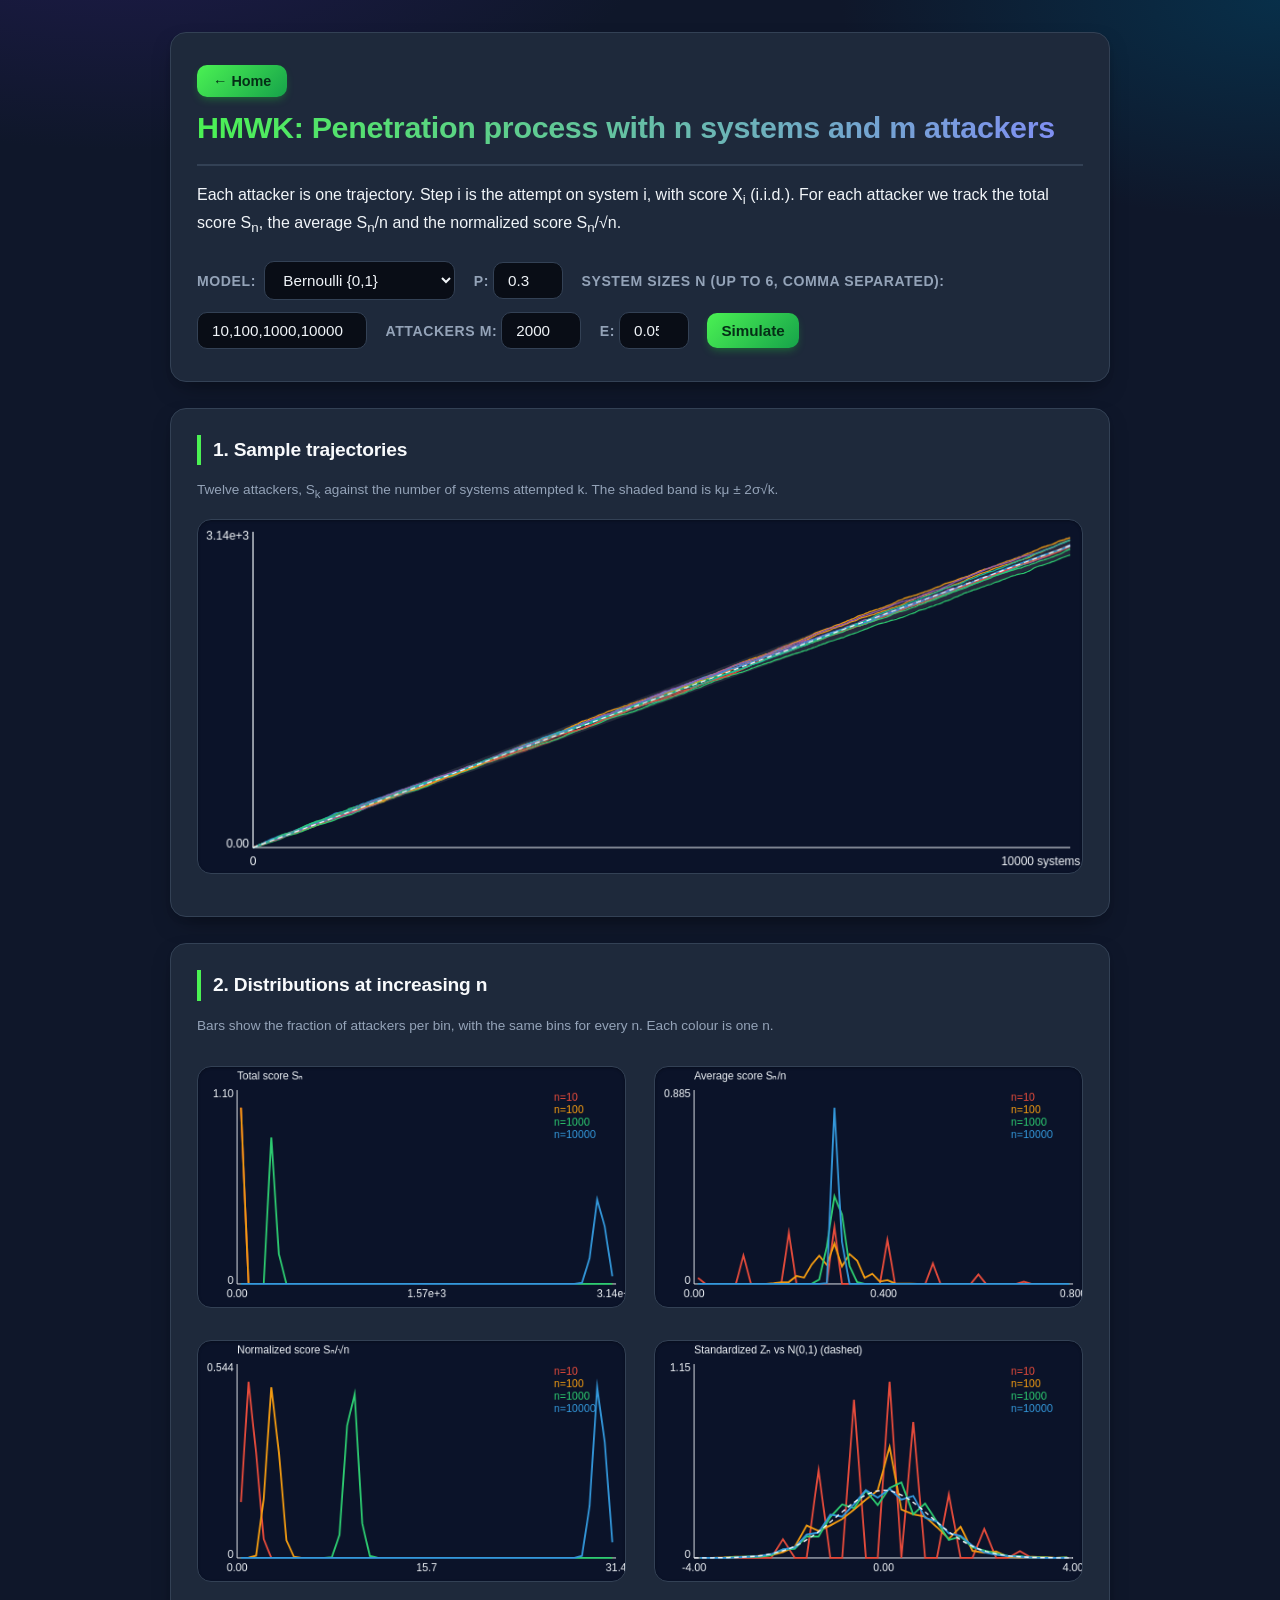
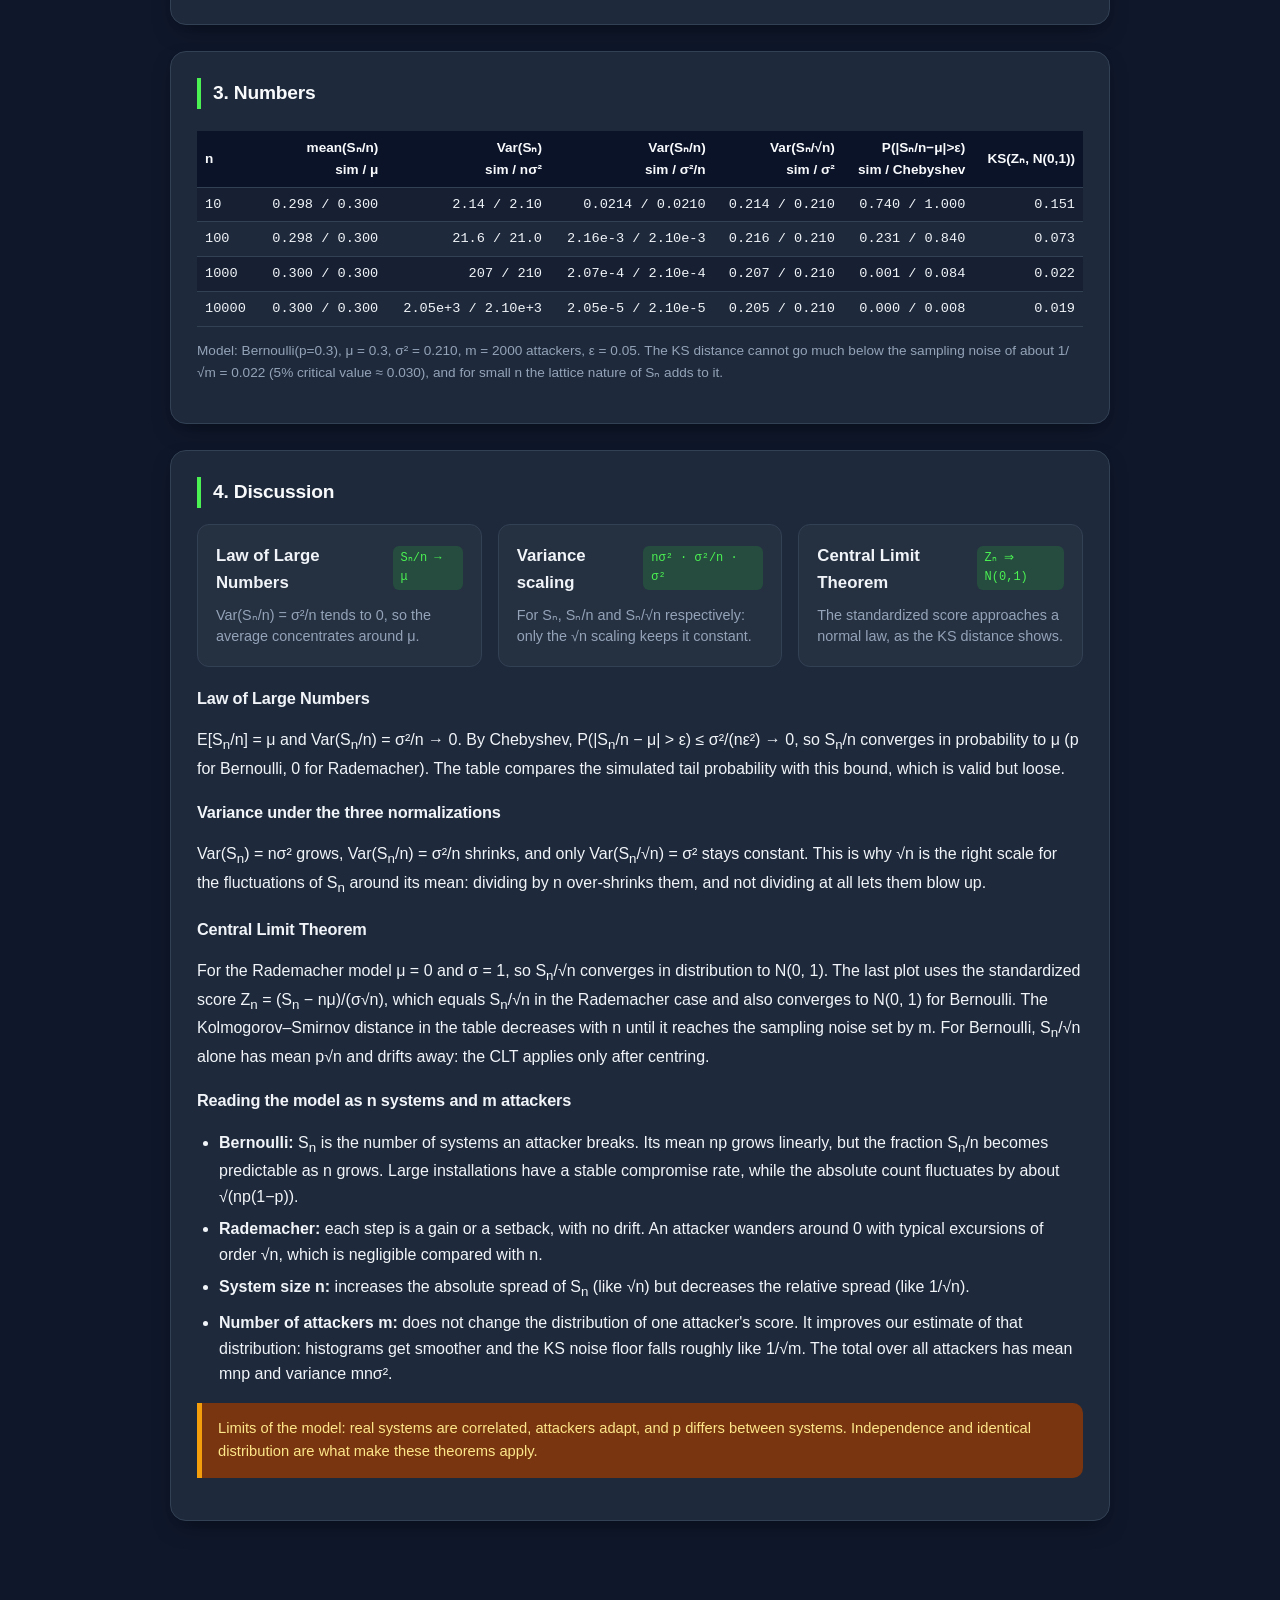
<file: hm4/index.html>
<!DOCTYPE html>
<html lang="en">

<head>
    <meta charset="UTF-8">
    <meta name="viewport" content="width=device-width, initial-scale=1">
    <title>HMWK: Penetration process, LLN and CLT</title>
    <link rel="stylesheet" href="../style.css">
    <style>
        canvas {
            width: 100%;
            max-width: 480px;
            height: auto;
            background: #0b1329;
            border: 1px solid var(--border);
            border-radius: 14px;
        }

        .cmp {
            border-collapse: collapse;
            width: 100%;
            font-size: 0.85rem;
        }

        .cmp th,
        .cmp td {
            padding: 6px 8px;
            text-align: right;
        }

        .cmp th:first-child,
        .cmp td:first-child {
            text-align: left;
        }

        .ctl label {
            margin-right: 4px;
        }

        .ctl input,
        .ctl select {
            margin-right: 14px;
        }

        .note {
            font-size: 0.85rem;
            color: var(--text-muted);
        }
    </style>
</head>

<body>

    <div class="card">
        <a href="../index.html" style="text-decoration:none"><button style="padding:8px 16px;font-size:0.9rem">←
                Home</button></a>
        <h1>HMWK: Penetration process with n systems and m attackers</h1>
        <p>Each attacker is one trajectory. Step i is the attempt on system i, with score X<sub>i</sub> (i.i.d.). For
            each attacker we track the total score S<sub>n</sub>, the average S<sub>n</sub>/n and the normalized score
            S<sub>n</sub>/√n.</p>
        <div class="ctl">
            <label for="model">Model:</label>
            <select id="model" onchange="$('p').disabled=this.value!=='ber'">
                <option value="ber">Bernoulli {0,1}</option>
                <option value="rad">Rademacher {−1,+1}</option>
            </select>
            <label for="p">p:</label><input type="number" id="p" value="0.3" min="0.01" max="0.99" step="0.01"
                style="width:70px">
            <label for="ns">System sizes n (up to 6, comma separated):</label><input id="ns" value="10,100,1000,10000"
                style="width:170px">
            <label for="m">Attackers m:</label><input type="number" id="m" value="2000" min="10" style="width:80px">
            <label for="eps">ε:</label><input type="number" id="eps" value="0.05" min="0.001" step="0.01"
                style="width:70px">
            <button onclick="run()">Simulate</button>
        </div>
    </div>

    <div class="card">
        <h2>1. Sample trajectories</h2>
        <p class="note">Twelve attackers, S<sub>k</sub> against the number of systems attempted k. The shaded band is kμ
            ± 2σ√k.</p>
        <canvas id="cPaths" width="900" height="360" style="max-width:900px"></canvas>
    </div>

    <div class="card">
        <h2>2. Distributions at increasing n</h2>
        <p class="note">Bars show the fraction of attackers per bin, with the same bins for every n. Each colour is one
            n.</p>
        <div class="cols">
            <div style="flex:1;min-width:300px"><canvas id="cS" width="480" height="270"></canvas></div>
            <div style="flex:1;min-width:300px"><canvas id="cA" width="480" height="270"></canvas></div>
        </div>
        <div class="cols">
            <div style="flex:1;min-width:300px"><canvas id="cN" width="480" height="270"></canvas></div>
            <div style="flex:1;min-width:300px"><canvas id="cZ" width="480" height="270"></canvas></div>
        </div>
    </div>

    <div class="card">
        <h2>3. Numbers</h2>
        <div style="overflow-x:auto">
            <table class="cmp" id="tab"></table>
        </div>
        <p class="note" id="tabNote"></p>
    </div>

    <div class="card">
        <h2>4. Discussion</h2>
        <div class="concept-grid">
            <div class="concept-card">
                <div class="concept-header"><span class="concept-title">Law of Large Numbers</span><span
                        class="concept-badge">Sₙ/n → μ</span></div>
                <p class="concept-desc">Var(Sₙ/n) = σ²/n tends to 0, so the average concentrates around μ.</p>
            </div>
            <div class="concept-card">
                <div class="concept-header"><span class="concept-title">Variance scaling</span><span
                        class="concept-badge">nσ² · σ²/n · σ²</span></div>
                <p class="concept-desc">For Sₙ, Sₙ/n and Sₙ/√n respectively: only the √n scaling keeps it constant.</p>
            </div>
            <div class="concept-card">
                <div class="concept-header"><span class="concept-title">Central Limit Theorem</span><span
                        class="concept-badge">Zₙ ⇒ N(0,1)</span></div>
                <p class="concept-desc">The standardized score approaches a normal law, as the KS distance shows.</p>
            </div>
        </div>
        <h3>Law of Large Numbers</h3>
        <p>E[S<sub>n</sub>/n] = μ and Var(S<sub>n</sub>/n) = σ²/n → 0. By Chebyshev, P(|S<sub>n</sub>/n − μ| &gt; ε) ≤
            σ²/(nε²) → 0, so S<sub>n</sub>/n converges in probability to μ (p for Bernoulli, 0 for Rademacher). The
            table compares the simulated tail probability with this bound, which is valid but loose.</p>
        <h3>Variance under the three normalizations</h3>
        <p>Var(S<sub>n</sub>) = nσ² grows, Var(S<sub>n</sub>/n) = σ²/n shrinks, and only Var(S<sub>n</sub>/√n) = σ²
            stays constant. This is why √n is the right scale for the fluctuations of S<sub>n</sub> around its mean:
            dividing by n over-shrinks them, and not dividing at all lets them blow up.</p>
        <h3>Central Limit Theorem</h3>
        <p>For the Rademacher model μ = 0 and σ = 1, so S<sub>n</sub>/√n converges in distribution to N(0, 1). The last
            plot uses the standardized score Z<sub>n</sub> = (S<sub>n</sub> − nμ)/(σ√n), which equals S<sub>n</sub>/√n
            in the Rademacher case and also converges to N(0, 1) for Bernoulli. The Kolmogorov–Smirnov distance in the
            table decreases with n until it reaches the sampling noise set by m. For Bernoulli, S<sub>n</sub>/√n alone
            has mean p√n and drifts away: the CLT applies only after centring.</p>
        <h3>Reading the model as n systems and m attackers</h3>
        <ul>
            <li><b>Bernoulli:</b> S<sub>n</sub> is the number of systems an attacker breaks. Its mean np grows linearly,
                but the fraction S<sub>n</sub>/n becomes predictable as n grows. Large installations have a stable
                compromise rate, while the absolute count fluctuates by about √(np(1−p)).</li>
            <li><b>Rademacher:</b> each step is a gain or a setback, with no drift. An attacker wanders around 0 with
                typical excursions of order √n, which is negligible compared with n.</li>
            <li><b>System size n:</b> increases the absolute spread of S<sub>n</sub> (like √n) but decreases the
                relative spread (like 1/√n).</li>
            <li><b>Number of attackers m:</b> does not change the distribution of one attacker's score. It improves our
                estimate of that distribution: histograms get smoother and the KS noise floor falls roughly like 1/√m.
                The total over all attackers has mean mnp and variance mnσ².</li>
        </ul>
        <div class="warn">Limits of the model: real systems are correlated, attackers adapt, and p differs between
            systems. Independence and identical distribution are what make these theorems apply.</div>
    </div>

    <script>
        const $ = id => document.getElementById(id);
        const COL = ['#e74c3c', '#f39c12', '#2ecc71', '#3498db', '#9b59b6', '#1abc9c'];
        const fg = () => getComputedStyle(document.body).color;
        const Phi = z => {
            const x = Math.abs(z) / Math.SQRT2, t = 1 / (1 + 0.3275911 * x);
            const poly = ((((1.061405429 * t - 1.453152027) * t + 1.421413741) * t - 0.284496736) * t + 0.254829592) * t;
            const e = 1 - poly * Math.exp(-x * x);
            return 0.5 * (1 + Math.sign(z) * e);
        };
        const pdf = z => Math.exp(-z * z / 2) / Math.sqrt(2 * Math.PI);
        const f = x => (x !== 0 && (Math.abs(x) >= 1000 || Math.abs(x) < 0.01)) ? x.toExponential(2) : x.toPrecision(3);
        const vr = a => { const mn = a.reduce((x, y) => x + y) / a.length; return a.reduce((x, y) => x + (y - mn) ** 2, 0) / a.length; };
        const mean = a => a.reduce((x, y) => x + y) / a.length;

        function plot(id, series, lo, hi, bins, dens, withPdf, title) {
            const c = $(id), g = c.getContext('2d'), W = c.width, H = c.height, L = 44, R = 10, T = 26, Bm = 26, col = fg();
            g.clearRect(0, 0, W, H);
            if (lo === hi) { lo -= 1; hi += 1; }
            const w = (hi - lo) / bins;
            const ys = series.map(s => {
                const h = Array(bins).fill(0);
                for (const v of s.v) { let b = Math.floor((v - lo) / w); if (b === bins) b--; if (b >= 0 && b < bins) h[b]++; }
                return h.map(x => x / s.v.length / (dens ? w : 1));
            });
            const ymax = Math.max(...ys.flat(), withPdf ? 0.4 : 0) * 1.1 || 1;
            const X = v => L + (v - lo) / (hi - lo) * (W - L - R), Y = y => H - Bm - y / ymax * (H - Bm - T);
            g.strokeStyle = col; g.fillStyle = col; g.font = '12px sans-serif'; g.lineWidth = 1;
            g.beginPath(); g.moveTo(L, T); g.lineTo(L, H - Bm); g.lineTo(W - R, H - Bm); g.stroke();
            g.textAlign = 'center';
            [lo, (lo + hi) / 2, hi].forEach(v => g.fillText(f(v), X(v), H - Bm + 15));
            g.textAlign = 'right'; g.fillText(f(ymax), L - 4, T + 8); g.fillText('0', L - 4, H - Bm);
            g.textAlign = 'left'; g.fillText(title, L, 14);
            ys.forEach((h, j) => {
                g.strokeStyle = COL[j]; g.lineWidth = 2; g.beginPath();
                h.forEach((y, b) => { const x = X(lo + (b + 0.5) * w); b ? g.lineTo(x, Y(y)) : g.moveTo(x, Y(y)); });
                g.stroke();
                g.fillStyle = COL[j]; g.fillText(series[j].label, W - R - 70, T + 12 + 14 * j);
            });
            if (withPdf) {
                g.strokeStyle = col; g.lineWidth = 1.5; g.setLineDash([5, 4]); g.beginPath();
                for (let i = 0; i <= 100; i++) { const z = lo + (hi - lo) * i / 100; i ? g.lineTo(X(z), Y(pdf(z))) : g.moveTo(X(z), Y(pdf(z))); }
                g.stroke(); g.setLineDash([]);
            }
        }

        function drawPaths(paths, N, mu, sd) {
            const c = $('cPaths'), g = c.getContext('2d'), W = c.width, H = c.height, L = 56, R = 12, T = 12, Bm = 26, col = fg();
            g.clearRect(0, 0, W, H);
            let lo = mu * N - 3 * sd * Math.sqrt(N), hi = mu * N + 3 * sd * Math.sqrt(N);
            paths.forEach(p => p.forEach(([, s]) => { lo = Math.min(lo, s); hi = Math.max(hi, s); }));
            lo = Math.min(lo, 0);
            const X = k => L + k / N * (W - L - R), Y = s => H - Bm - (s - lo) / (hi - lo) * (H - Bm - T);
            g.fillStyle = 'rgba(127,127,127,0.22)'; g.beginPath();
            const K = 80;
            for (let i = 0; i <= K; i++) { const k = N * i / K; i ? g.lineTo(X(k), Y(mu * k + 2 * sd * Math.sqrt(k))) : g.moveTo(X(k), Y(mu * k + 2 * sd * Math.sqrt(k))); }
            for (let i = K; i >= 0; i--) { const k = N * i / K; g.lineTo(X(k), Y(mu * k - 2 * sd * Math.sqrt(k))); }
            g.fill();
            paths.forEach((p, j) => {
                g.strokeStyle = COL[j % COL.length]; g.lineWidth = 1.2; g.beginPath();
                p.forEach(([k, s], i) => i ? g.lineTo(X(k), Y(s)) : g.moveTo(X(k), Y(s))); g.stroke();
            });
            g.strokeStyle = col; g.fillStyle = col; g.font = '12px sans-serif'; g.setLineDash([5, 4]);
            g.beginPath(); g.moveTo(X(0), Y(0)); g.lineTo(X(N), Y(mu * N)); g.stroke(); g.setLineDash([]);
            g.beginPath(); g.moveTo(L, T); g.lineTo(L, H - Bm); g.lineTo(W - R, H - Bm); g.stroke();
            g.textAlign = 'center'; g.fillText('0', X(0), H - 8); g.fillText(N + ' systems', X(N) - 30, H - 8);
            g.textAlign = 'right'; g.fillText(f(hi), L - 4, T + 8); g.fillText(f(lo), L - 4, H - Bm);
        }

        function run() {
            const mdl = $('model').value, p = mdl === 'ber' ? +$('p').value : 0.5;
            if (!(p > 0 && p < 1)) { alert('p must be strictly between 0 and 1.'); return; }
            const ns = [...new Set($('ns').value.split(',').map(Number).filter(v => v >= 1 && Number.isInteger(v)))].sort((a, b) => a - b).slice(0, 6);
            const m = Math.max(10, Math.floor(+$('m').value) || 0), eps = +$('eps').value || 0.05;
            if (!ns.length) { alert('Enter at least one integer n ≥ 1.'); return; }
            const N = ns[ns.length - 1];
            if (N * m > 6e7) { alert('Too large: keep max(n) × m below 6·10⁷.'); return; }
            const mu = mdl === 'ber' ? p : 0, s2 = mdl === 'ber' ? p * (1 - p) : 1, sd = Math.sqrt(s2);
            const S = ns.map(() => new Float64Array(m)), paths = [], step = Math.max(1, Math.floor(N / 400));
            for (let a = 0; a < m; a++) {
                let s = 0, j = 0; const pa = a < 12 ? [[0, 0]] : null;
                for (let k = 1; k <= N; k++) {
                    s += mdl === 'ber' ? (Math.random() < p ? 1 : 0) : (Math.random() < 0.5 ? 1 : -1);
                    if (pa && k % step === 0) pa.push([k, s]);
                    if (k === ns[j]) { S[j][a] = s; j++; }
                }
                if (pa) paths.push(pa);
            }
            drawPaths(paths, N, mu, sd);

            const range = arrs => { let lo = Infinity, hi = -Infinity; arrs.forEach(a => a.forEach(v => { if (v < lo) lo = v; if (v > hi) hi = v; })); return [lo, hi]; };
            const mk = fn => ns.map((n, j) => ({ v: Array.from(S[j], x => fn(x, n)), label: 'n=' + n }));
            const tot = mk(x => x), avg = mk((x, n) => x / n), nor = mk((x, n) => x / Math.sqrt(n));
            const zs = mk((x, n) => (x - n * mu) / (sd * Math.sqrt(n)));
            [['cS', tot, 'Total score Sₙ'], ['cA', avg, 'Average score Sₙ/n'], ['cN', nor, 'Normalized score Sₙ/√n']].forEach(([id, ser, t]) => {
                const [lo, hi] = range(ser.map(s => s.v)); plot(id, ser, lo, hi, 50, false, false, t);
            });
            plot('cZ', zs, -4, 4, 32, true, true, 'Standardized Zₙ vs N(0,1) (dashed)');

            let h = '<tr><th>n</th><th>mean(Sₙ/n)<br>sim / μ</th><th>Var(Sₙ)<br>sim / nσ²</th><th>Var(Sₙ/n)<br>sim / σ²/n</th><th>Var(Sₙ/√n)<br>sim / σ²</th><th>P(|Sₙ/n−μ|&gt;ε)<br>sim / Chebyshev</th><th>KS(Zₙ, N(0,1))</th></tr>';
            ns.forEach((n, j) => {
                const a = S[j], v = vr(a), tail = a.filter(x => Math.abs(x / n - mu) > eps).length / m;
                const Z = zs[j].v.slice().sort((x, y) => x - y); let D = 0;
                Z.forEach((z, i) => { const F = Phi(z); D = Math.max(D, Math.abs((i + 1) / m - F), Math.abs(i / m - F)); });
                h += `<tr><td>${n}</td><td>${f(mean(a) / n)} / ${f(mu)}</td><td>${f(v)} / ${f(n * s2)}</td><td>${f(v / n / n)} / ${f(s2 / n)}</td><td>${f(v / n)} / ${f(s2)}</td><td>${tail.toFixed(3)} / ${Math.min(1, s2 / (n * eps * eps)).toFixed(3)}</td><td>${D.toFixed(3)}</td></tr>`;
            });
            $('tab').innerHTML = h;
            $('tabNote').textContent = `Model: ${mdl === 'ber' ? 'Bernoulli(p=' + p + ')' : 'Rademacher'}, μ = ${mu}, σ² = ${f(s2)}, m = ${m} attackers, ε = ${eps}. The KS distance cannot go much below the sampling noise of about 1/√m = ${(1 / Math.sqrt(m)).toFixed(3)} (5% critical value ≈ ${(1.36 / Math.sqrt(m)).toFixed(3)}), and for small n the lattice nature of Sₙ adds to it.`;
        }
        run();
    </script>
</body>

</html>
</file>
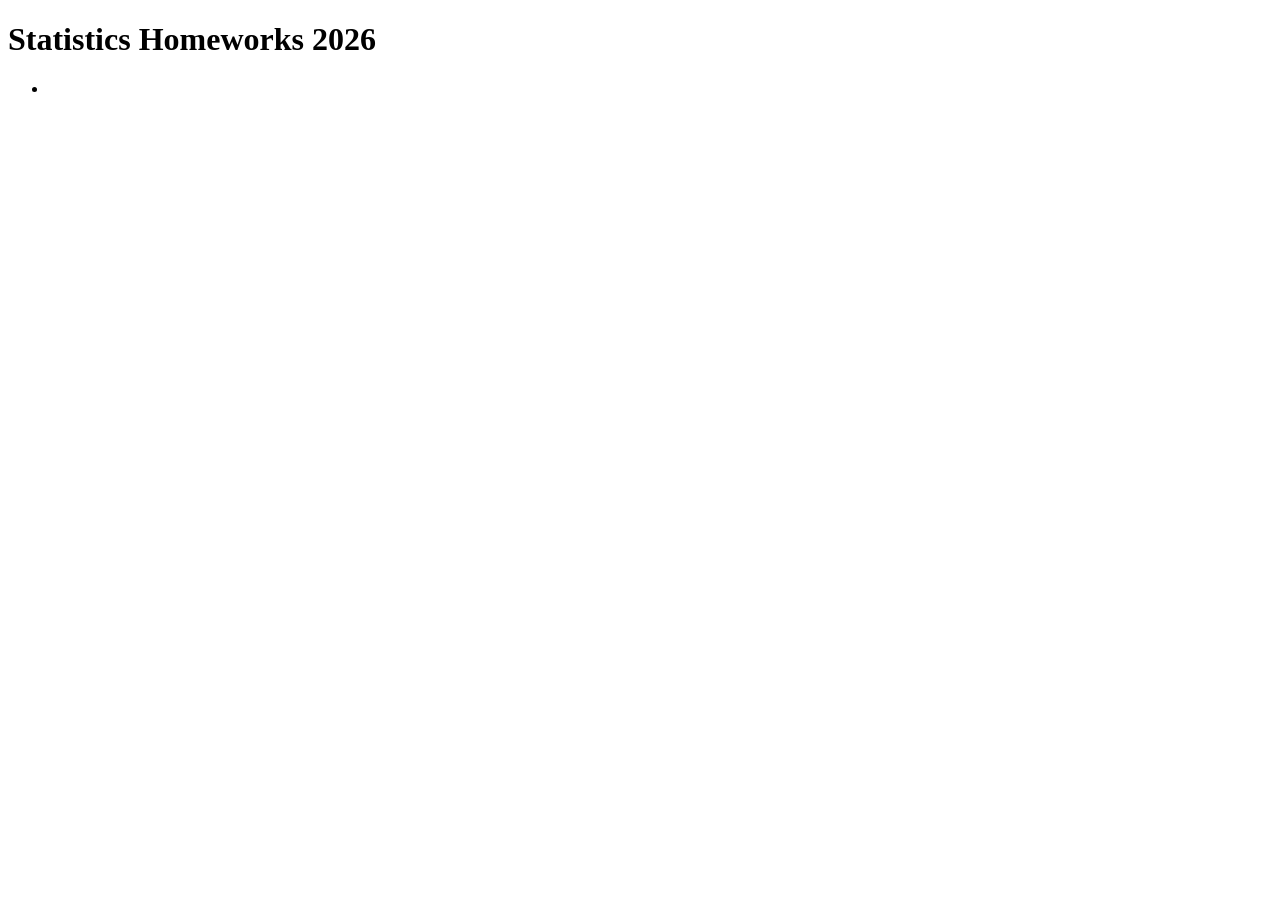
<file: home.html>
<!DOCTYPE html>
<html>
    <head>
        <title>Statistics Homeworks</title>
    </head>
    <body>
        <h1>Statistics Homeworks 2026</h1>
        <ul>
            <li>
                
            </li>
        </ul>
    </body>
</html>
</file>
<file: style.css>
:root {
    --primary: hsl(123, 86%, 62%);
    --primary-hover: #21e731;
    --accent: #4e4e4e;
    --bg-main: #0f172a;
    --bg-card: #1e293b;
    --text-main: #f1f5f9;
    --text-muted: #94a3b8;
    --border: #334155;
    --success-bg: #064e3b;
    --success-border: #10b981;
    --warn-bg: #78350f;
    --warn-border: #f59e0b;
    --shadow: 0 10px 25px -10px rgba(0, 0, 0, 0.5), 0 4px 6px -4px rgba(15, 23, 42, 0.5);
}

* {
    box-sizing: border-box;
}

body {
    font-family: Inter, -apple-system, BlinkMacSystemFont, "Segoe UI", Roboto, Helvetica, Arial, sans-serif;
    max-width: 980px;
    margin: 0 auto;
    padding: 32px 20px 60px;
    color: var(--text-main);
    line-height: 1.6;
    background:
        radial-gradient(900px 400px at 10% -10%, #1e1b4b 0, transparent 60%),
        radial-gradient(800px 400px at 100% 0, #082f49 0, transparent 55%),
        var(--bg-main);
    background-attachment: fixed;
}

h1,
h2,
h3 {
    color: #f8fafc;
    margin-top: 0;
    letter-spacing: -0.01em;
}

h1 {
    font-size: 1.9rem;
    padding-bottom: 12px;
    margin-bottom: 16px;
    border-bottom: 2px solid var(--border);
    background: linear-gradient(90deg, var(--primary), #818cf8);
    -webkit-background-clip: text;
    background-clip: text;
    color: transparent;
}

h2 {
    font-size: 1.2rem;
    margin-bottom: 12px;
    padding-left: 12px;
    border-left: 4px solid var(--primary);
}

h3 {
    font-size: 1.02rem;
    margin: 18px 0 8px;
    color: var(--text-main);
}

.card {
    background: var(--bg-card);
    padding: 26px;
    border-radius: 16px;
    box-shadow: var(--shadow);
    margin-bottom: 26px;
    border: 1px solid var(--border);
    transition: transform 0.2s, box-shadow 0.2s;
}

label {
    font-weight: 600;
    font-size: 0.88rem;
    margin-right: 6px;
    color: var(--text-muted);
    text-transform: uppercase;
    letter-spacing: 0.04em;
}

input,
select,
button {
    padding: 9px 14px;
    margin: 6px 6px 6px 0;
    font-size: 0.95rem;
    font-family: inherit;
    border: 1px solid var(--border);
    border-radius: 10px;
    background: #090d16;
    color: var(--text-main);
    outline: none;
    transition: all 0.18s;
}

input:focus,
select:focus {
    border-color: var(--primary);
    box-shadow: 0 0 0 4px rgba(33, 231, 49, 0.2);
}

input[type="range"] {
    padding: 0;
    border: 0;
    box-shadow: none;
    accent-color: var(--primary);
    vertical-align: middle;
    background: transparent;
}

button {
    background: linear-gradient(135deg, var(--primary), #16a34a);
    color: #052e16;
    border: none;
    font-weight: 700;
    cursor: pointer;
    box-shadow: 0 4px 10px -3px rgba(33, 231, 49, 0.4);
}

button:hover {
    background: linear-gradient(135deg, var(--primary-hover), #15803d);
    transform: translateY(-1px);
    box-shadow: 0 8px 14px -4px rgba(33, 231, 49, 0.6);
}

button:active {
    transform: translateY(0);
}

table {
    width: 100%;
    border-collapse: collapse;
    margin-top: 10px;
    font-size: 0.88rem;
    font-variant-numeric: tabular-nums;
}

th,
td {
    border-bottom: 1px solid var(--border);
    padding: 8px 14px;
    text-align: center;
}

td {
    font-family: ui-monospace, SFMono-Regular, Menlo, Consolas, monospace;
}

th {
    background: #0b1329;
    color: #f8fafc;
    font-weight: 600;
    position: sticky;
    top: 0;
    z-index: 1;
}

tr:nth-child(even) td {
    background: #172033;
}

tr:hover td {
    background: #1e293b;
}

.out {
    background: var(--success-bg);
    border-left: 5px solid var(--success-border);
    padding: 14px 16px;
    margin-top: 14px;
    border-radius: 0 10px 10px 0;
    font-size: 0.95rem;
}

.out b {
    color: #34d399;
}

.warn {
    background: var(--warn-bg);
    border-left: 5px solid var(--warn-border);
    padding: 14px 16px;
    margin: 16px 0;
    border-radius: 0 10px 10px 0;
    font-size: 0.92rem;
    color: #fde68a;
}

.scroll {
    max-height: 270px;
    overflow-y: auto;
    display: inline-block;
    vertical-align: top;
    margin: 6px 16px 6px 0;
    min-width: 240px;
    border-radius: 10px;
    border: 1px solid var(--border);
    background: #0b1329;
}

.bar {
    display: flex;
    align-items: center;
    font: 12px ui-monospace, SFMono-Regular, Menlo, Monaco, Consolas, monospace;
    margin: 3px 0;
}

.bar span {
    display: inline-block;
    background: linear-gradient(90deg, var(--primary), var(--accent));
    height: 11px;
    margin: 0 8px;
    min-width: 2px;
    border-radius: 6px;
}

canvas,
svg {
    background: #0b1329;
    border: 1px solid var(--border);
    border-radius: 14px;
    max-width: 100%;
    height: auto;
    display: block;
    margin: 16px auto;
    box-shadow: inset 0 1px 3px rgba(0, 0, 0, 0.3);
}

#frameDesc {
    background: #0b1329;
    color: var(--text-main);
    border: 1px solid var(--border);
    border-radius: 8px;
    padding: 8px 12px;
    font-size: 0.9rem;
}

pre {
    background: #090d16;
    color: #e2e8f0;
    padding: 14px;
    border-radius: 10px;
    overflow: auto;
    font-size: 0.85rem;
    border: 1px solid var(--border);
}

.cols {
    display: flex;
    gap: 28px;
    flex-wrap: wrap;
}

.cols>div {
    flex: 1;
    min-width: 250px;
}

.concept-grid {
    display: grid;
    grid-template-columns: repeat(auto-fit, minmax(280px, 1fr));
    gap: 16px;
    margin-top: 16px;
}

.concept-card {
    background: rgba(255, 255, 255, 0.03);
    border: 1px solid var(--border);
    border-radius: 12px;
    padding: 18px;
    transition: transform 0.2s, border-color 0.2s;
}

.concept-card:hover {
    border-color: var(--primary);
}

.concept-header {
    display: flex;
    justify-content: space-between;
    align-items: baseline;
    margin-bottom: 8px;
}

.concept-title {
    font-weight: 700;
    font-size: 1.05rem;
    color: var(--text-main);
}

.concept-badge {
    font-size: 0.75rem;
    font-family: ui-monospace, SFMono-Regular, Menlo, Consolas, monospace;
    background: rgba(33, 231, 49, 0.15);
    color: var(--primary);
    padding: 3px 8px;
    border-radius: 6px;
}

.concept-desc {
    font-size: 0.9rem;
    color: var(--text-muted);
    margin: 0;
    line-height: 1.5;
}

ul {
    padding-left: 22px;
}

li {
    margin-bottom: 7px;
}

.output-box {
    background-color: #090d16;
    color: var(--text-main);
    padding: 12px 16px;
    border-radius: 10px;
    border-left: 4px solid var(--primary);
    font-family: ui-monospace, SFMono-Regular, Menlo, Consolas, monospace;
    word-break: break-all;
    margin-top: 12px;
    white-space: pre-wrap;
    border: 1px solid var(--border);
}

@media (max-width: 600px) {
    body {
        padding: 16px 12px;
    }

    .card {
        padding: 18px;
    }

    h1 {
        font-size: 1.5rem;
    }
}
</file>
